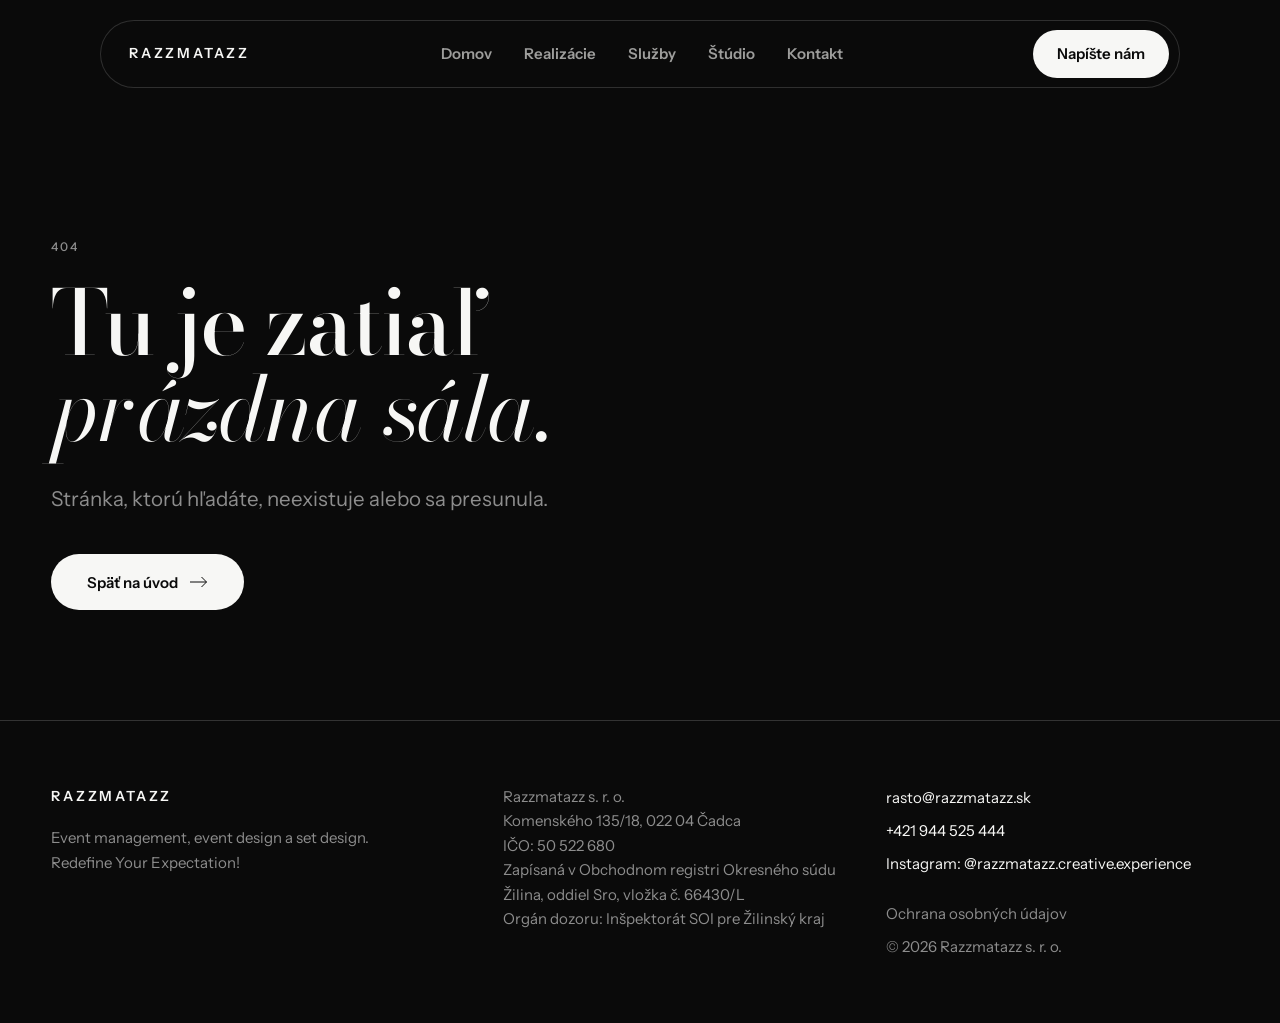
<file: index.html>
<!DOCTYPE html><html lang="sk"><head><meta charSet="utf-8"/><meta name="viewport" content="width=device-width, initial-scale=1"/><link rel="preload" as="image" href="/assets/hero-DDqFo409.jpg"/><link rel="stylesheet" href="https://fonts.googleapis.com/css2?family=Bodoni+Moda:ital,opsz,wght@0,6..96,400..900;1,6..96,400..700&amp;family=Instrument+Sans:ital,wght@0,400;0,500;0,600;0,700;1,400&amp;display=swap" data-precedence="default"/><link rel="stylesheet" href="/assets/styles-BNl98dBx.css" data-precedence="default"/><title>Event design a set design pre firemné akcie | Razzmatazz</title><meta name="author" content="Razzmatazz s. r. o."/><meta name="theme-color" content="#0B0B0B"/><meta name="description" content="Kreatívna eventová agentúra zo Slovenska. Event management, event design a set design — event za hranicami vašich očakávaní."/><meta property="og:title" content="Event design a set design pre firemné akcie | Razzmatazz"/><meta property="og:description" content="Kreatívna eventová agentúra zo Slovenska. Event management, event design a set design — event za hranicami vašich očakávaní."/><meta property="og:type" content="website"/><meta property="og:locale" content="sk_SK"/><meta name="twitter:card" content="summary_large_image"/><meta name="twitter:title" content="Event design a set design pre firemné akcie | Razzmatazz"/><meta name="twitter:description" content="Kreatívna eventová agentúra zo Slovenska. Event management, event design a set design — event za hranicami vašich očakávaní."/><link rel="modulepreload" href="/assets/index-CnPv692Z.js"/><link rel="modulepreload" href="/assets/routes-CoihsdMj.js"/><link rel="modulepreload" href="/assets/PredPocas-CLGnt-IR.js"/><link rel="modulepreload" href="/assets/Bloky-DOkfO4Uz.js"/><link rel="modulepreload" href="/assets/Realizacie-D28rpIvl.js"/><link rel="modulepreload" href="/assets/hero-Dybx1FGz.js"/><link rel="modulepreload" href="/assets/proces-D98B1J1I.js"/><link rel="modulepreload" href="/assets/material-OJLL8S3W.js"/><link rel="preconnect" href="https://fonts.googleapis.com"/><link rel="preconnect" href="https://fonts.gstatic.com" crossorigin="anonymous"/><link rel="icon" href="/favicon.png" type="image/png"/><meta name="robots" content="noindex, nofollow"/><script>document.documentElement.classList.add('js')</script><script type="application/ld+json">{"@context":"https://schema.org","@type":["Organization","LocalBusiness"],"name":"Razzmatazz s. r. o.","alternateName":"Razzmatazz","description":"Event management, event design, set design, event consulting, creative direction a art direction.","email":"rasto@razzmatazz.sk","telephone":"+421 944 525 444","taxID":"50522680","identifier":{"@type":"PropertyValue","propertyID":"IČO","value":"50522680"},"address":{"@type":"PostalAddress","streetAddress":"Komenského 135/18","postalCode":"022 04","addressLocality":"Čadca","addressCountry":"SK"},"areaServed":"SK","sameAs":["https://www.instagram.com/razzmatazz.creative.experience/"]}</script><meta property="og:image" content="https://pub-bb2e103a32db4e198524a2e9ed8f35b4.r2.dev/lovp_4445d8306g9dy97za3yn4q06e6/0a4ba67125b21154595e0799a10b94bb_1791329602208.png"><meta name="twitter:image" content="https://pub-bb2e103a32db4e198524a2e9ed8f35b4.r2.dev/lovp_4445d8306g9dy97za3yn4q06e6/0a4ba67125b21154595e0799a10b94bb_1791329602208.png"></head><body><a href="#obsah" class="sr-only focus:not-sr-only focus:fixed focus:left-4 focus:top-4 focus:z-[60] btn btn-primarne">Preskočiť na obsah</a><nav class="menu-pilulka  " aria-label="Hlavné menu"><a class="menu-logo active" href="/" data-status="active" aria-current="page">RAZZMATAZZ</a><div class="hidden items-center gap-8 md:flex"><a class="menu-odkaz active" href="/" data-status="active" aria-current="page">Domov</a><a class="menu-odkaz" href="/realizacie">Realizácie</a><a class="menu-odkaz" href="/sluzby">Služby</a><a class="menu-odkaz" href="/studio">Štúdio</a><a class="menu-odkaz" href="/kontakt">Kontakt</a></div><div class="flex items-center gap-2"><button type="button" class="menu-odkaz min-h-12 px-3 md:hidden" aria-expanded="false">Menu</button><a class="btn btn-primarne" href="/napiste-nam">Napíšte nám</a></div></nav><main id="obsah"><!--$--><section class="relative flex min-h-screen flex-col justify-end overflow-hidden"><img src="/assets/hero-DDqFo409.jpg" alt="Prázdna sála pred akciou, jedno svetlo zhora dopadá na betónovú podlahu" width="1920" height="1088" class="absolute inset-0 h-full w-full object-cover"/><div class="absolute inset-0 bg-cierna/45"></div><div class="obal relative pb-28 pt-40 md:pb-14"><p data-anim="blok" class="t-label" style="--d:0">Event management · Event design · Set design</p><h1 class="pismena t-h1 mt-6 max-w-[13ch]" data-anim="nadpis" aria-label="Event za hranicami vašich očakávaní."><span><span class="slovo" aria-hidden="true"><span class="p" style="--i:0">E</span><span class="p" style="--i:1">v</span><span class="p" style="--i:2">e</span><span class="p" style="--i:3">n</span><span class="p" style="--i:4">t</span></span> <span class="slovo" aria-hidden="true"><span class="p" style="--i:5">z</span><span class="p" style="--i:6">a</span></span> <span class="slovo" aria-hidden="true"><span class="p" style="--i:7">h</span><span class="p" style="--i:8">r</span><span class="p" style="--i:9">a</span><span class="p" style="--i:10">n</span><span class="p" style="--i:11">i</span><span class="p" style="--i:12">c</span><span class="p" style="--i:13">a</span><span class="p" style="--i:14">m</span><span class="p" style="--i:15">i</span></span> </span><em><span class="slovo" aria-hidden="true"><span class="p" style="--i:16">v</span><span class="p" style="--i:17">a</span><span class="p" style="--i:18">š</span><span class="p" style="--i:19">i</span><span class="p" style="--i:20">c</span><span class="p" style="--i:21">h</span></span> <span class="slovo" aria-hidden="true"><span class="p" style="--i:22">o</span><span class="p" style="--i:23">č</span><span class="p" style="--i:24">a</span><span class="p" style="--i:25">k</span><span class="p" style="--i:26">á</span><span class="p" style="--i:27">v</span><span class="p" style="--i:28">a</span><span class="p" style="--i:29">n</span><span class="p" style="--i:30">í</span><span class="p" style="--i:31">.</span></span></em></h1><div class="mt-10 grid gap-8 md:grid-cols-[1fr_auto] md:items-end"><p data-anim="blok" class="t-perex text-biela/80" style="--d:2">Navrhujeme a realizujeme akcie, ktoré si ľudia pamätajú aj o rok neskôr. Od prvej myšlienky po poslednú kulisu.</p><div data-anim="blok" class="flex flex-wrap gap-3" style="--d:3"><a class="btn btn-primarne" href="/realizacie">Pozrieť realizácie <svg class="sipka " width="18" height="12" viewBox="0 0 18 12" fill="none" aria-hidden="true"><path d="M0 6h16.5M11.5 1l5 5-5 5" stroke="currentColor" stroke-width="1"></path></svg></a><a class="btn btn-sekundarne" href="/napiste-nam">Napíšte nám</a></div></div><p class="t-caption mt-10 md:text-right">Ilustračná vizualizácia.</p></div></section><section aria-label="Pred a počas akcie" class="pt-[clamp(80px,9vh,120px)]"><div class="obal mb-10 flex flex-wrap items-end justify-between gap-6"><h2 class="pismena t-h2" data-anim="nadpis" aria-label="Ten istý priestor. Dvakrát."><span><span class="slovo" aria-hidden="true"><span class="p" style="--i:0">T</span><span class="p" style="--i:1">e</span><span class="p" style="--i:2">n</span></span> <span class="slovo" aria-hidden="true"><span class="p" style="--i:3">i</span><span class="p" style="--i:4">s</span><span class="p" style="--i:5">t</span><span class="p" style="--i:6">ý</span></span> <span class="slovo" aria-hidden="true"><span class="p" style="--i:7">p</span><span class="p" style="--i:8">r</span><span class="p" style="--i:9">i</span><span class="p" style="--i:10">e</span><span class="p" style="--i:11">s</span><span class="p" style="--i:12">t</span><span class="p" style="--i:13">o</span><span class="p" style="--i:14">r</span><span class="p" style="--i:15">.</span></span> </span><em><span class="slovo" aria-hidden="true"><span class="p" style="--i:16">D</span><span class="p" style="--i:17">v</span><span class="p" style="--i:18">a</span><span class="p" style="--i:19">k</span><span class="p" style="--i:20">r</span><span class="p" style="--i:21">á</span><span class="p" style="--i:22">t</span><span class="p" style="--i:23">.</span></span></em></h2><p data-anim="blok" class="t-caption max-w-[32ch]" style="--d:0">Potiahnite deliacu čiaru. Alebo použite šípky na klávesnici.</p></div><figure class="m-0 h-[78vh] min-h-[420px]"><div class="pp h-full w-full" role="slider" tabindex="0" aria-label="Porovnanie priestoru pred akciou a počas akcie" aria-valuemin="0" aria-valuemax="100" aria-valuenow="50" aria-valuetext="50 % záberu počas akcie"><img src="/assets/pred-DmhMiKSd.jpg" alt="Prázdna industriálna hala so stĺpmi a veľkými oknami, bez zariadenia" width="1920" height="1088" loading="lazy"/><img src="/assets/pocas-CeJwYSG-.jpg" alt="Tá istá hala pripravená na večernú akciu: nasvietená scéna, dlhé prestreté stoly, závesné svetlá" width="1920" height="1088" loading="lazy" style="clip-path:inset(0 50% 0 0)"/><span class="pp-stitok" style="left:24px;opacity:1;transition:opacity 300ms">Počas</span><span class="pp-stitok" style="right:24px;opacity:1;transition:opacity 300ms">Pred</span><div class="pp-ciara" style="left:50%"></div><div class="pp-uchytka" style="left:50%" aria-hidden="true"><svg width="30" height="14" viewBox="0 0 30 14" fill="none"><path d="M7 1L1 7l6 6M23 1l6 6-6 6" stroke="currentColor" stroke-width="1"></path></svg></div></div><figcaption class="t-caption obal mt-4">Pred / Počas — Ilustračná vizualizácia.</figcaption></figure></section><section class="sekcia"><div class="obal grid items-center gap-12 md:grid-cols-[1fr_1fr] md:gap-20"><div><h2 class="pismena t-h2" data-anim="nadpis" aria-label="Priestor je prvý hosť"><span><span class="slovo" aria-hidden="true"><span class="p" style="--i:0">P</span><span class="p" style="--i:1">r</span><span class="p" style="--i:2">i</span><span class="p" style="--i:3">e</span><span class="p" style="--i:4">s</span><span class="p" style="--i:5">t</span><span class="p" style="--i:6">o</span><span class="p" style="--i:7">r</span></span> <span class="slovo" aria-hidden="true"><span class="p" style="--i:8">j</span><span class="p" style="--i:9">e</span></span> </span><em><span class="slovo" aria-hidden="true"><span class="p" style="--i:10">p</span><span class="p" style="--i:11">r</span><span class="p" style="--i:12">v</span><span class="p" style="--i:13">ý</span></span> <span class="slovo" aria-hidden="true"><span class="p" style="--i:14">h</span><span class="p" style="--i:15">o</span><span class="p" style="--i:16">s</span><span class="p" style="--i:17">ť</span></span></em></h2><div data-anim="blok" class="t-body mt-8 space-y-5" style="--d:1"><p>Väčšina akcií sa plánuje od programu. My začíname od priestoru — lebo ten rozhodne o tom, ako sa v ňom ľudia budú správať skôr, než sa povie prvá veta.</p><p>Preto robíme event design a set design pod jednou strechou. Nápad a jeho realizácia nemajú medzi sebou prekladateľa.</p></div></div><figure class="m-0"><div class="foto aspect-[4/3]" data-anim="foto"><img src="/assets/proces-DEV8Lw84.jpg" alt="Náčrty pôdorysu, maketa a vzorkovník látok na pracovnom stole" width="1600" height="1200" loading="lazy"/></div><figcaption class="t-caption mt-3">Ilustračná vizualizácia.</figcaption></figure></div></section><section class="inverzia vlozena " aria-labelledby="sluzby-nadpis"><div class="obal sekcia"><div class="grid gap-8 md:grid-cols-[1fr_1.4fr] md:items-end"><div><p class="t-label">Služby</p><h2 id="sluzby-nadpis" class="t-h2 mt-5">Sedem disciplín, <em>jeden večer</em></h2></div><p class="t-perex md:justify-self-end">Robíme celú akciu alebo len chýbajúci kus. Nápad a jeho realizácia nemajú medzi sebou prekladateľa.</p></div><ul class="mt-14"><li class="riadok grid gap-3 py-7 md:grid-cols-[1fr_1fr] md:gap-10"><div data-anim="blok" class="" style="--d:0"><h3 class="riadok-nazov font-display text-[clamp(30px,3.2vw,46px)] leading-[1.05]">Event management</h3></div><div data-anim="blok" class="" style="--d:1"><p class="t-body text-[17px]">Príprava a réžia akcie od prvého zadania po odvoz posledného kábla. Rozpočet, dodávatelia, harmonogram, priebeh na mieste.</p></div></li><li class="riadok grid gap-3 py-7 md:grid-cols-[1fr_1fr] md:gap-10"><div data-anim="blok" class="" style="--d:1"><h3 class="riadok-nazov font-display text-[clamp(30px,3.2vw,46px)] leading-[1.05]">Event design</h3></div><div data-anim="blok" class="" style="--d:2"><p class="t-body text-[17px]">Ako bude akcia vyzerať a aký z nej bude pocit. Farby, materiály, svetlo, rytmus večera.</p></div></li><li class="riadok grid gap-3 py-7 md:grid-cols-[1fr_1fr] md:gap-10"><div data-anim="blok" class="" style="--d:2"><h3 class="riadok-nazov font-display text-[clamp(30px,3.2vw,46px)] leading-[1.05]">Set design</h3></div><div data-anim="blok" class="" style="--d:3"><p class="t-body text-[17px]">Scéna, konštrukcie a kulisy. Návrh aj realizácia priestoru, v ktorom sa akcia odohráva.</p></div></li><li class="riadok grid gap-3 py-7 md:grid-cols-[1fr_1fr] md:gap-10"><div data-anim="blok" class="" style="--d:0"><h3 class="riadok-nazov font-display text-[clamp(30px,3.2vw,46px)] leading-[1.05]">Event consulting</h3></div><div data-anim="blok" class="" style="--d:1"><p class="t-body text-[17px]">Keď akciu organizujete sami a potrebujete názor niekoho, kto ich urobil veľa.</p></div></li><li class="riadok grid gap-3 py-7 md:grid-cols-[1fr_1fr] md:gap-10"><div data-anim="blok" class="" style="--d:1"><h3 class="riadok-nazov font-display text-[clamp(30px,3.2vw,46px)] leading-[1.05]">Creative solutions</h3></div><div data-anim="blok" class="" style="--d:2"><p class="t-body text-[17px]">Riešenia na zadania, ktoré nemajú hotovú odpoveď.</p></div></li><li class="riadok grid gap-3 py-7 md:grid-cols-[1fr_1fr] md:gap-10"><div data-anim="blok" class="" style="--d:2"><h3 class="riadok-nazov font-display text-[clamp(30px,3.2vw,46px)] leading-[1.05]">Creative direction</h3></div><div data-anim="blok" class="" style="--d:3"><p class="t-body text-[17px]">Jednotná myšlienka naprieč celou akciou — od pozvánky po poslednú fotku.</p></div></li><li class="riadok grid gap-3 py-7 md:grid-cols-[1fr_1fr] md:gap-10"><div data-anim="blok" class="" style="--d:0"><h3 class="riadok-nazov font-display text-[clamp(30px,3.2vw,46px)] leading-[1.05]">Art direction</h3></div><div data-anim="blok" class="" style="--d:1"><p class="t-body text-[17px]">Vizuálna stránka celku. Aby to všetko vyzeralo ako jedna vec, nie ako sedem dodávateľov.</p></div></li></ul><div class="mt-10"><a class="btn btn-tmave" href="/sluzby">Služby podrobne <svg class="sipka " width="18" height="12" viewBox="0 0 18 12" fill="none" aria-hidden="true"><path d="M0 6h16.5M11.5 1l5 5-5 5" stroke="currentColor" stroke-width="1"></path></svg></a></div></div></section><section class="sekcia overflow-hidden"><div class="obal"><h2 class="pismena t-mega max-w-[10ch]" data-anim="nadpis" aria-label="Redefine Your Expectation!"><span><span class="slovo" aria-hidden="true"><span class="p" style="--i:0">R</span><span class="p" style="--i:1">e</span><span class="p" style="--i:2">d</span><span class="p" style="--i:3">e</span><span class="p" style="--i:4">f</span><span class="p" style="--i:5">i</span><span class="p" style="--i:6">n</span><span class="p" style="--i:7">e</span></span> </span><em><span class="slovo" aria-hidden="true"><span class="p" style="--i:8">Y</span><span class="p" style="--i:9">o</span><span class="p" style="--i:10">u</span><span class="p" style="--i:11">r</span></span></em><span> <span class="slovo" aria-hidden="true"><span class="p" style="--i:12">E</span><span class="p" style="--i:13">x</span><span class="p" style="--i:14">p</span><span class="p" style="--i:15">e</span><span class="p" style="--i:16">c</span><span class="p" style="--i:17">t</span><span class="p" style="--i:18">a</span><span class="p" style="--i:19">t</span><span class="p" style="--i:20">i</span><span class="p" style="--i:21">o</span><span class="p" style="--i:22">n</span><span class="p" style="--i:23">!</span></span></span></h2></div></section><section class="sekcia"><div class="obal grid items-end gap-12 md:grid-cols-[1.1fr_1fr]"><div><p data-anim="blok" class="t-label" style="--d:0">Realizácie</p><h2 class="pismena t-h2 mt-5" data-anim="nadpis" aria-label="Portfólio pripravujeme"><span><span class="slovo" aria-hidden="true"><span class="p" style="--i:0">P</span><span class="p" style="--i:1">o</span><span class="p" style="--i:2">r</span><span class="p" style="--i:3">t</span><span class="p" style="--i:4">f</span><span class="p" style="--i:5">ó</span><span class="p" style="--i:6">l</span><span class="p" style="--i:7">i</span><span class="p" style="--i:8">o</span></span> </span><em><span class="slovo" aria-hidden="true"><span class="p" style="--i:9">p</span><span class="p" style="--i:10">r</span><span class="p" style="--i:11">i</span><span class="p" style="--i:12">p</span><span class="p" style="--i:13">r</span><span class="p" style="--i:14">a</span><span class="p" style="--i:15">v</span><span class="p" style="--i:16">u</span><span class="p" style="--i:17">j</span><span class="p" style="--i:18">e</span><span class="p" style="--i:19">m</span><span class="p" style="--i:20">e</span></span></em></h2><div data-anim="blok" class="t-body mt-8 space-y-5" style="--d:1"><p>Fotografie z našich akcií dopĺňame po dohode s klientmi — pri firemných podujatiach to nie je samozrejmosť.</p><p>Ak chcete vidieť konkrétne realizácie, napíšte nám a pošleme vám ukážky súkromne.</p></div><div data-anim="blok" class="mt-10" style="--d:2"><a class="btn btn-primarne" href="/napiste-nam">Napíšte nám <svg class="sipka " width="18" height="12" viewBox="0 0 18 12" fill="none" aria-hidden="true"><path d="M0 6h16.5M11.5 1l5 5-5 5" stroke="currentColor" stroke-width="1"></path></svg></a></div></div><div class="grid grid-cols-2 gap-4"><figure class="m-0"><div class="foto aspect-[4/5]" data-anim="foto"><img src="/assets/set-DxnShhcm.jpg" alt="Rozostavaná drevená scénická konštrukcia pred textilným pozadím" width="1280" height="1600" loading="lazy"/></div><figcaption class="t-caption mt-3">Ilustračná vizualizácia.</figcaption></figure><div class="mt-16"><figure class="m-0"><div class="foto aspect-[4/5]" data-anim="foto"><img src="/assets/stol-Cg-yobns.jpg" alt="Nasvietený stôl s prestretím a sviečkami v tme" width="1280" height="1600" loading="lazy"/></div><figcaption class="t-caption mt-3">Ilustračná vizualizácia.</figcaption></figure></div></div></div></section><section class="sekcia bg-uhol"><div class="obal grid items-center gap-12 md:grid-cols-[1fr_1fr] md:gap-20"><figure class="m-0"><div class="foto aspect-[4/3]" data-anim="foto"><img src="/assets/material-aYhp_hlt.jpg" alt="Detail materiálov: brúsený kov, zamat a surové drevo" width="1600" height="1200" loading="lazy"/></div><figcaption class="t-caption mt-3">Ilustračná vizualizácia.</figcaption></figure><div><p class="t-label">Štúdio</p><h2 class="pismena t-h2 mt-5" data-anim="nadpis" aria-label="Razzmatazz"><span><span class="slovo" aria-hidden="true"><span class="p" style="--i:0">R</span><span class="p" style="--i:1">a</span><span class="p" style="--i:2">z</span><span class="p" style="--i:3">z</span><span class="p" style="--i:4">m</span><span class="p" style="--i:5">a</span><span class="p" style="--i:6">t</span><span class="p" style="--i:7">a</span><span class="p" style="--i:8">z</span><span class="p" style="--i:9">z</span></span></span></h2><div data-anim="blok" class="t-body mt-8 space-y-5" style="--d:1"><p>Štúdio vedie Mgr. art. Rastislav Matys.</p><p>Pracujeme s tým, čo si hosť nevšimne vedome, ale cíti to celý večer — svetlo, materiál, mierka, rytmus. Každá akcia začína návštevou priestoru.</p></div><div data-anim="blok" class="mt-10" style="--d:2"><a class="btn btn-sekundarne" href="/studio">O štúdiu <svg class="sipka " width="18" height="12" viewBox="0 0 18 12" fill="none" aria-hidden="true"><path d="M0 6h16.5M11.5 1l5 5-5 5" stroke="currentColor" stroke-width="1"></path></svg></a></div></div></div></section><section class="sekcia"><div class="obal"><div class="karta grid gap-10 p-8 md:grid-cols-[1.4fr_1fr] md:items-end md:p-14"><div><h2 class="pismena t-h2 max-w-[16ch]" data-anim="nadpis" aria-label="Povedzte nám, čo chystáte"><span><span class="slovo" aria-hidden="true"><span class="p" style="--i:0">P</span><span class="p" style="--i:1">o</span><span class="p" style="--i:2">v</span><span class="p" style="--i:3">e</span><span class="p" style="--i:4">d</span><span class="p" style="--i:5">z</span><span class="p" style="--i:6">t</span><span class="p" style="--i:7">e</span></span> <span class="slovo" aria-hidden="true"><span class="p" style="--i:8">n</span><span class="p" style="--i:9">á</span><span class="p" style="--i:10">m</span><span class="p" style="--i:11">,</span></span> </span><em><span class="slovo" aria-hidden="true"><span class="p" style="--i:12">č</span><span class="p" style="--i:13">o</span></span> <span class="slovo" aria-hidden="true"><span class="p" style="--i:14">c</span><span class="p" style="--i:15">h</span><span class="p" style="--i:16">y</span><span class="p" style="--i:17">s</span><span class="p" style="--i:18">t</span><span class="p" style="--i:19">á</span><span class="p" style="--i:20">t</span><span class="p" style="--i:21">e</span></span></em></h2><p data-anim="blok" class="t-perex mt-6" style="--d:1">Stačí pár viet. Typ akcie, približný termín a miesto. Zvyšok doladíme spolu.</p></div><div data-anim="blok" class="flex flex-col gap-4 md:items-end" style="--d:2"><a class="btn btn-primarne" href="/napiste-nam">Napíšte nám <svg class="sipka " width="18" height="12" viewBox="0 0 18 12" fill="none" aria-hidden="true"><path d="M0 6h16.5M11.5 1l5 5-5 5" stroke="currentColor" stroke-width="1"></path></svg></a><a href="tel:+421944525444" class="odkaz t-caption">+421 944 525 444</a><a href="mailto:rasto@razzmatazz.sk" class="odkaz t-caption">rasto@razzmatazz.sk</a></div></div></div></section><script>(function(a,f){let l;try{l=JSON.parse(sessionStorage.getItem(a)||"{}")}catch{return}const n=l?.[f||history.state?.__TSR_key];let c=!1;for(const t in n){const e=n[t],o=e?.scrollX,s=e?.scrollY;if(Number.isFinite(o)&&Number.isFinite(s)){if(t==="window")scrollTo(o,s),c=!0;else if(t)try{const r=document.querySelector(t);r&&(r.scrollLeft=o,r.scrollTop=s)}catch{}}}if(c)return;const i=location.hash.slice(1);if(i){const t=history.state?.__hashScrollIntoViewOptions??!0;if(t){const e=document.getElementById(i);e&&e.scrollIntoView(t)}return}scrollTo(0,0)})("tsr-scroll-restoration-v1_3");document.currentScript.remove()</script><!--/$--></main><footer class="border-t border-linka pb-32 pt-16 md:pb-16"><div class="obal grid gap-10 md:grid-cols-[1.2fr_1fr_1fr]"><div><p class="menu-logo">RAZZMATAZZ</p><p class="t-caption mt-4 max-w-[34ch]">Event management, event design a set design. Redefine Your Expectation!</p></div><address class="t-caption not-italic leading-relaxed">Razzmatazz s. r. o.<br/>Komenského 135/18, 022 04 Čadca<br/>IČO: <!-- -->50 522 680<br/>Zapísaná v Obchodnom registri Okresného súdu Žilina, oddiel Sro, vložka č. 66430/L<br/>Orgán dozoru: <!-- -->Inšpektorát SOI pre Žilinský kraj</address><div class="flex flex-col gap-2 text-[15px]"><a class="odkaz self-start" href="mailto:rasto@razzmatazz.sk">rasto@razzmatazz.sk</a><a class="odkaz self-start" href="tel:+421944525444">+421 944 525 444</a><a class="odkaz self-start" href="https://www.instagram.com/razzmatazz.creative.experience/" target="_blank" rel="noreferrer">Instagram: @<!-- -->razzmatazz.creative.experience</a><a class="odkaz t-caption mt-4 self-start" href="/ochrana-osobnych-udajov">Ochrana osobných údajov</a><p class="t-caption">© <!-- -->2026<!-- --> <!-- -->Razzmatazz s. r. o.</p></div></div></footer><script data-tsr-stream-part="">(self.$R=self.$R||{})["tsr"]=[];self.$_TSR={h(){this.hydrated=!0,this.c()},e(){this.streamEnded=!0,this.c()},c(){this.hydrated&&this.streamEnded&&(delete self.$_TSR,delete self.$R.tsr)},p(e){this.initialized?e():this.buffer.push(e)},buffer:[]};$_TSR.router=($R=>$R[0]={manifest:$R[1]={routes:$R[2]={__root__:$R[3]={preloads:$R[4]=["/assets/index-CnPv692Z.js"],scripts:$R[5]=[$R[6]={attrs:$R[7]={type:"module",async:!0,src:"/assets/index-CnPv692Z.js"}}]},"/":$R[8]={preloads:$R[9]=["/assets/routes-CoihsdMj.js","/assets/PredPocas-CLGnt-IR.js","/assets/Bloky-DOkfO4Uz.js","/assets/Realizacie-D28rpIvl.js","/assets/hero-Dybx1FGz.js","/assets/proces-D98B1J1I.js","/assets/material-OJLL8S3W.js"]}}},matches:$R[10]=[$R[11]={i:"__root__ ",u:1791331479622,s:"success",ssr:!0},$R[12]={i:"  ",u:1791331479622,s:"success",ssr:!0}]})($R["tsr"]);$_TSR.e();{let s=document.currentScript,p;while((p=s.previousElementSibling)&&p.hasAttribute('data-tsr-stream-part'))p.remove();s.remove()}</script><script type="module" async="" src="/assets/index-CnPv692Z.js"></script><script>document.currentScript.remove();/*$tsr-stream-boundary*/</script></body></html>
</file>
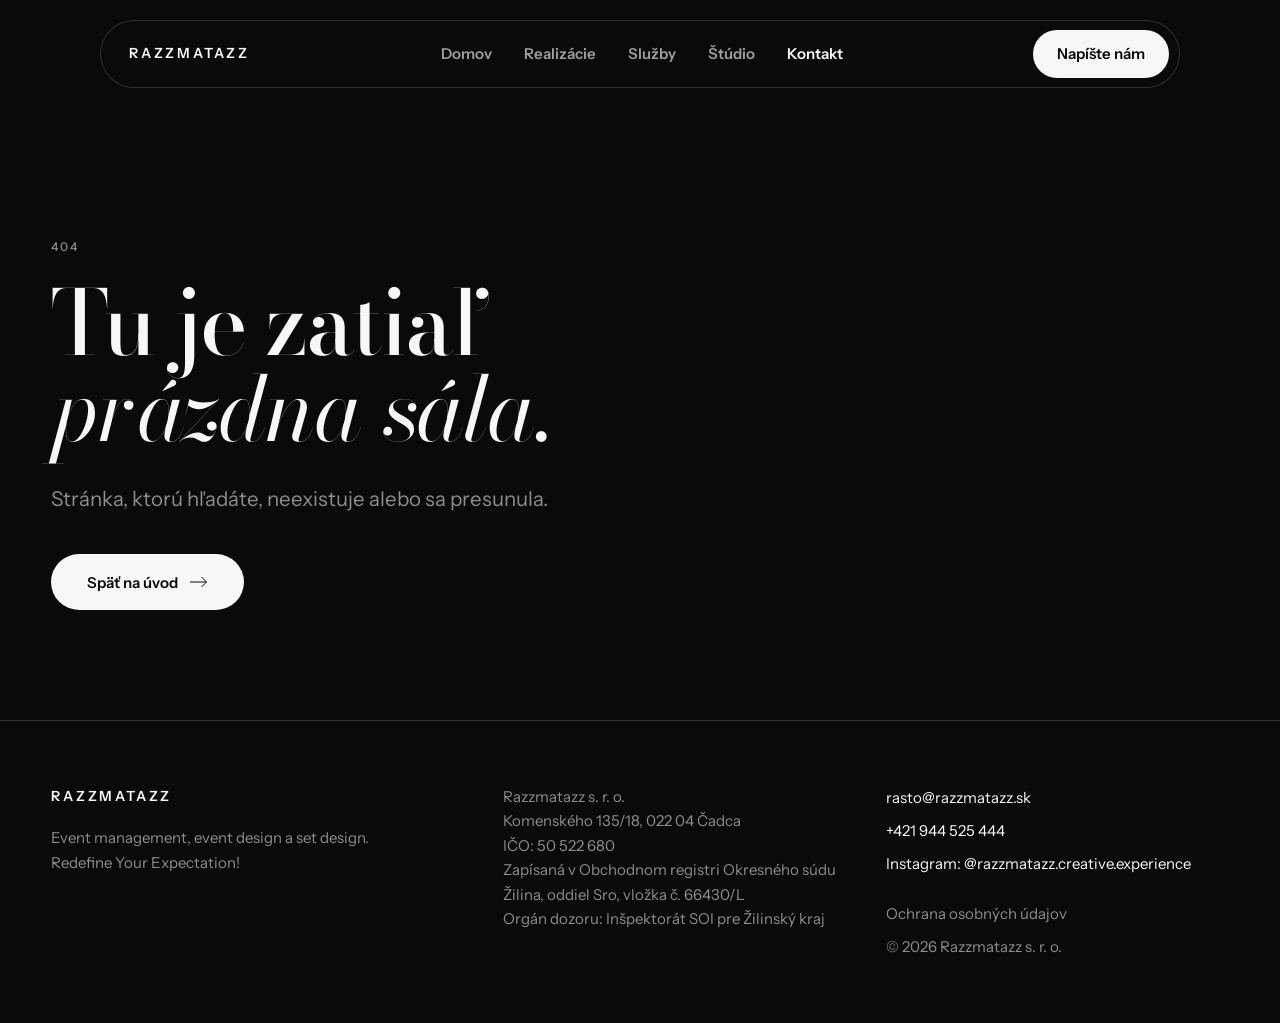
<file: kontakt/index.html>
<!DOCTYPE html><html lang="sk"><head><meta charSet="utf-8"/><meta name="viewport" content="width=device-width, initial-scale=1"/><link rel="preload" as="image" href="/assets/hero-DDqFo409.jpg"/><link rel="stylesheet" href="https://fonts.googleapis.com/css2?family=Bodoni+Moda:ital,opsz,wght@0,6..96,400..900;1,6..96,400..700&amp;family=Instrument+Sans:ital,wght@0,400;0,500;0,600;0,700;1,400&amp;display=swap" data-precedence="default"/><link rel="stylesheet" href="/assets/styles-BNl98dBx.css" data-precedence="default"/><title>Kontakt — kreatívna eventová agentúra | Razzmatazz</title><meta name="author" content="Razzmatazz s. r. o."/><meta name="theme-color" content="#0B0B0B"/><meta name="description" content="Razzmatazz s. r. o., Čadca. E-mail, telefón a Instagram. Event design a organizácia firemných akcií po celom Slovensku."/><meta property="og:title" content="Kontakt — kreatívna eventová agentúra | Razzmatazz"/><meta property="og:description" content="Razzmatazz s. r. o., Čadca. E-mail, telefón a Instagram. Event design a organizácia firemných akcií po celom Slovensku."/><meta property="og:type" content="website"/><meta property="og:locale" content="sk_SK"/><meta name="twitter:card" content="summary_large_image"/><meta name="twitter:title" content="Kontakt — kreatívna eventová agentúra | Razzmatazz"/><meta name="twitter:description" content="Razzmatazz s. r. o., Čadca. E-mail, telefón a Instagram. Event design a organizácia firemných akcií po celom Slovensku."/><link rel="modulepreload" href="/assets/index-CnPv692Z.js"/><link rel="modulepreload" href="/assets/kontakt-DeCb3A1z.js"/><link rel="modulepreload" href="/assets/Bloky-DOkfO4Uz.js"/><link rel="modulepreload" href="/assets/hero-Dybx1FGz.js"/><link rel="modulepreload" href="/assets/material-OJLL8S3W.js"/><link rel="preconnect" href="https://fonts.googleapis.com"/><link rel="preconnect" href="https://fonts.gstatic.com" crossorigin="anonymous"/><link rel="icon" href="/favicon.png" type="image/png"/><meta name="robots" content="noindex, nofollow"/><script>document.documentElement.classList.add('js')</script><script type="application/ld+json">{"@context":"https://schema.org","@type":["Organization","LocalBusiness"],"name":"Razzmatazz s. r. o.","alternateName":"Razzmatazz","description":"Event management, event design, set design, event consulting, creative direction a art direction.","email":"rasto@razzmatazz.sk","telephone":"+421 944 525 444","taxID":"50522680","identifier":{"@type":"PropertyValue","propertyID":"IČO","value":"50522680"},"address":{"@type":"PostalAddress","streetAddress":"Komenského 135/18","postalCode":"022 04","addressLocality":"Čadca","addressCountry":"SK"},"areaServed":"SK","sameAs":["https://www.instagram.com/razzmatazz.creative.experience/"]}</script><meta property="og:image" content="https://pub-bb2e103a32db4e198524a2e9ed8f35b4.r2.dev/lovp_4445d8306g9dy97za3yn4q06e6/0a4ba67125b21154595e0799a10b94bb_1791329602208.png"><meta name="twitter:image" content="https://pub-bb2e103a32db4e198524a2e9ed8f35b4.r2.dev/lovp_4445d8306g9dy97za3yn4q06e6/0a4ba67125b21154595e0799a10b94bb_1791329602208.png"></head><body><a href="#obsah" class="sr-only focus:not-sr-only focus:fixed focus:left-4 focus:top-4 focus:z-[60] btn btn-primarne">Preskočiť na obsah</a><nav class="menu-pilulka  " aria-label="Hlavné menu"><a class="menu-logo" href="/">RAZZMATAZZ</a><div class="hidden items-center gap-8 md:flex"><a class="menu-odkaz" href="/">Domov</a><a class="menu-odkaz" href="/realizacie">Realizácie</a><a class="menu-odkaz" href="/sluzby">Služby</a><a class="menu-odkaz" href="/studio">Štúdio</a><a class="menu-odkaz active" href="/kontakt" data-status="active" aria-current="page">Kontakt</a></div><div class="flex items-center gap-2"><button type="button" class="menu-odkaz min-h-12 px-3 md:hidden" aria-expanded="false">Menu</button><a class="btn btn-primarne" href="/napiste-nam">Napíšte nám</a></div></nav><main id="obsah"><!--$--><section class="pt-36 md:pt-44"><div class="obal"><p data-anim="blok" class="t-label" style="--d:0">Kontakt</p><h1 class="pismena t-h1 mt-6 max-w-[14ch]" data-anim="nadpis" aria-label="Zavolajte. Alebo napíšte."><span><span class="slovo" aria-hidden="true"><span class="p" style="--i:0">Z</span><span class="p" style="--i:1">a</span><span class="p" style="--i:2">v</span><span class="p" style="--i:3">o</span><span class="p" style="--i:4">l</span><span class="p" style="--i:5">a</span><span class="p" style="--i:6">j</span><span class="p" style="--i:7">t</span><span class="p" style="--i:8">e</span><span class="p" style="--i:9">.</span></span> </span><em><span class="slovo" aria-hidden="true"><span class="p" style="--i:10">A</span><span class="p" style="--i:11">l</span><span class="p" style="--i:12">e</span><span class="p" style="--i:13">b</span><span class="p" style="--i:14">o</span></span> <span class="slovo" aria-hidden="true"><span class="p" style="--i:15">n</span><span class="p" style="--i:16">a</span><span class="p" style="--i:17">p</span><span class="p" style="--i:18">í</span><span class="p" style="--i:19">š</span><span class="p" style="--i:20">t</span><span class="p" style="--i:21">e</span><span class="p" style="--i:22">.</span></span></em></h1><p data-anim="blok" class="t-perex mt-8" style="--d:2">Pracujeme po celom Slovensku. Povedzte nám, kde sa akcia koná.</p></div><div class="obal mt-14"><figure class="m-0"><div class="foto aspect-[16/9] md:aspect-[21/9]" data-anim="foto"><img src="/assets/hero-DDqFo409.jpg" alt="Prázdna sála s jedným svetlom zhora" width="1920" height="1088" loading="eager"/></div><figcaption class="t-caption mt-3">Ilustračná vizualizácia.</figcaption></figure></div></section><section class="sekcia"><div class="obal grid gap-12 md:grid-cols-[1.2fr_1fr] md:items-start"><div class="space-y-4"><div data-anim="blok" class="" style="--d:0"><a href="mailto:rasto@razzmatazz.sk" class="t-h2 odkaz break-all">rasto@razzmatazz.sk</a></div><div data-anim="blok" class="" style="--d:1"><a href="tel:+421944525444" class="t-h2 odkaz">+421 944 525 444</a></div><div data-anim="blok" class="pt-6" style="--d:2"><a href="https://www.instagram.com/razzmatazz.creative.experience/" target="_blank" rel="noreferrer" class="btn btn-sekundarne">Instagram <svg class="sipka " width="18" height="12" viewBox="0 0 18 12" fill="none" aria-hidden="true"><path d="M0 6h16.5M11.5 1l5 5-5 5" stroke="currentColor" stroke-width="1"></path></svg></a></div></div><div data-anim="blok" class="karta p-8" style="--d:1"><p class="t-label">Fakturačné údaje</p><p class="mt-4">Razzmatazz s. r. o.<br/>Komenského 135/18, 022 04 Čadca<br/>IČO: <!-- -->50 522 680</p><p class="t-caption mt-4">Zapísaná v Obchodnom registri Okresného súdu Žilina, oddiel Sro, vložka č. 66430/L</p></div></div></section><section class="sekcia bg-uhol"><div class="obal grid gap-12 md:grid-cols-[1fr_1fr] md:items-center"><div><h2 class="pismena t-h2" data-anim="nadpis" aria-label="Máte už predstavu?"><span><span class="slovo" aria-hidden="true"><span class="p" style="--i:0">M</span><span class="p" style="--i:1">á</span><span class="p" style="--i:2">t</span><span class="p" style="--i:3">e</span></span> <span class="slovo" aria-hidden="true"><span class="p" style="--i:4">u</span><span class="p" style="--i:5">ž</span></span> </span><em><span class="slovo" aria-hidden="true"><span class="p" style="--i:6">p</span><span class="p" style="--i:7">r</span><span class="p" style="--i:8">e</span><span class="p" style="--i:9">d</span><span class="p" style="--i:10">s</span><span class="p" style="--i:11">t</span><span class="p" style="--i:12">a</span><span class="p" style="--i:13">v</span><span class="p" style="--i:14">u</span><span class="p" style="--i:15">?</span></span></em></h2><p data-anim="blok" class="t-body mt-6" style="--d:1">Krátky dopyt vám zaberie dve minúty. Rozpočet zatiaľ nechceme.</p><div data-anim="blok" class="mt-8" style="--d:2"><a class="btn btn-primarne" href="/napiste-nam">Napíšte nám <svg class="sipka " width="18" height="12" viewBox="0 0 18 12" fill="none" aria-hidden="true"><path d="M0 6h16.5M11.5 1l5 5-5 5" stroke="currentColor" stroke-width="1"></path></svg></a></div></div><figure class="m-0"><div class="foto aspect-[16/10]" data-anim="foto"><img src="/assets/material-aYhp_hlt.jpg" alt="Detail materiálov" width="1600" height="1200" loading="lazy"/></div><figcaption class="t-caption mt-3">Ilustračná vizualizácia.</figcaption></figure></div></section><section class="sekcia"><div class="obal grid gap-12 md:grid-cols-[1fr_1.5fr]"><div><p class="t-label">Časté otázky</p><h2 class="pismena t-h2 mt-5" data-anim="nadpis" aria-label="Skôr, než napíšete"><span><span class="slovo" aria-hidden="true"><span class="p" style="--i:0">S</span><span class="p" style="--i:1">k</span><span class="p" style="--i:2">ô</span><span class="p" style="--i:3">r</span><span class="p" style="--i:4">,</span></span> <span class="slovo" aria-hidden="true"><span class="p" style="--i:5">n</span><span class="p" style="--i:6">e</span><span class="p" style="--i:7">ž</span></span> </span><em><span class="slovo" aria-hidden="true"><span class="p" style="--i:8">n</span><span class="p" style="--i:9">a</span><span class="p" style="--i:10">p</span><span class="p" style="--i:11">í</span><span class="p" style="--i:12">š</span><span class="p" style="--i:13">e</span><span class="p" style="--i:14">t</span><span class="p" style="--i:15">e</span></span></em></h2></div><div><details class="otazka border-t border-linka py-6 last:border-b"><summary class="t-h3 flex items-center justify-between gap-6">Robíte aj menšie akcie?<svg class="plus shrink-0" width="20" height="20" viewBox="0 0 20 20" fill="none" aria-hidden="true"><path d="M10 1v18M1 10h18" stroke="currentColor" stroke-width="1"></path></svg></summary><p class="t-body mt-4 text-seda">Áno. Rozsah nie je podmienka — podmienka je, aby malo zmysel riešiť ju dizajnovo. Pri niektorých akciách vám povieme, že si vystačíte s dobrým dodávateľom techniky.</p></details><details class="otazka border-t border-linka py-6 last:border-b"><summary class="t-h3 flex items-center justify-between gap-6">Zabezpečíte celú akciu, alebo len dizajn?<svg class="plus shrink-0" width="20" height="20" viewBox="0 0 20 20" fill="none" aria-hidden="true"><path d="M10 1v18M1 10h18" stroke="currentColor" stroke-width="1"></path></svg></summary><p class="t-body mt-4 text-seda">Oboje. Niekedy robíme kompletnú réžiu, inokedy len set design pre akciu, ktorú organizuje niekto iný. Povedzte nám, kde ste, a doplníme chýbajúci kus.</p></details><details class="otazka border-t border-linka py-6 last:border-b"><summary class="t-h3 flex items-center justify-between gap-6">Ako rýchlo potrebujete vedieť termín?<svg class="plus shrink-0" width="20" height="20" viewBox="0 0 20 20" fill="none" aria-hidden="true"><path d="M10 1v18M1 10h18" stroke="currentColor" stroke-width="1"></path></svg></summary><p class="t-body mt-4 text-seda">Čím skôr, tým viac sa dá urobiť. Ale ozvite sa aj vtedy, keď je to na poslednú chvíľu — povieme vám na rovinu, čo sa v danom čase stihne.</p></details><details class="otazka border-t border-linka py-6 last:border-b"><summary class="t-h3 flex items-center justify-between gap-6">Pracujete po celom Slovensku?<svg class="plus shrink-0" width="20" height="20" viewBox="0 0 20 20" fill="none" aria-hidden="true"><path d="M10 1v18M1 10h18" stroke="currentColor" stroke-width="1"></path></svg></summary><p class="t-body mt-4 text-seda">Áno. Napíšte nám, kde sa akcia koná.</p></details><details class="otazka border-t border-linka py-6 last:border-b"><summary class="t-h3 flex items-center justify-between gap-6">Môžeme vidieť vaše realizácie?<svg class="plus shrink-0" width="20" height="20" viewBox="0 0 20 20" fill="none" aria-hidden="true"><path d="M10 1v18M1 10h18" stroke="currentColor" stroke-width="1"></path></svg></summary><p class="t-body mt-4 text-seda">Niektoré akcie sú pod dohodou o mlčanlivosti, preto nie sú verejne na webe. Napíšte nám a ukážky vám pošleme priamo.</p></details></div></div></section><script>(function(a,f){let l;try{l=JSON.parse(sessionStorage.getItem(a)||"{}")}catch{return}const n=l?.[f||history.state?.__TSR_key];let c=!1;for(const t in n){const e=n[t],o=e?.scrollX,s=e?.scrollY;if(Number.isFinite(o)&&Number.isFinite(s)){if(t==="window")scrollTo(o,s),c=!0;else if(t)try{const r=document.querySelector(t);r&&(r.scrollLeft=o,r.scrollTop=s)}catch{}}}if(c)return;const i=location.hash.slice(1);if(i){const t=history.state?.__hashScrollIntoViewOptions??!0;if(t){const e=document.getElementById(i);e&&e.scrollIntoView(t)}return}scrollTo(0,0)})("tsr-scroll-restoration-v1_3");document.currentScript.remove()</script><!--/$--></main><footer class="border-t border-linka pb-32 pt-16 md:pb-16"><div class="obal grid gap-10 md:grid-cols-[1.2fr_1fr_1fr]"><div><p class="menu-logo">RAZZMATAZZ</p><p class="t-caption mt-4 max-w-[34ch]">Event management, event design a set design. Redefine Your Expectation!</p></div><address class="t-caption not-italic leading-relaxed">Razzmatazz s. r. o.<br/>Komenského 135/18, 022 04 Čadca<br/>IČO: <!-- -->50 522 680<br/>Zapísaná v Obchodnom registri Okresného súdu Žilina, oddiel Sro, vložka č. 66430/L<br/>Orgán dozoru: <!-- -->Inšpektorát SOI pre Žilinský kraj</address><div class="flex flex-col gap-2 text-[15px]"><a class="odkaz self-start" href="mailto:rasto@razzmatazz.sk">rasto@razzmatazz.sk</a><a class="odkaz self-start" href="tel:+421944525444">+421 944 525 444</a><a class="odkaz self-start" href="https://www.instagram.com/razzmatazz.creative.experience/" target="_blank" rel="noreferrer">Instagram: @<!-- -->razzmatazz.creative.experience</a><a class="odkaz t-caption mt-4 self-start" href="/ochrana-osobnych-udajov">Ochrana osobných údajov</a><p class="t-caption">© <!-- -->2026<!-- --> <!-- -->Razzmatazz s. r. o.</p></div></div></footer><script data-tsr-stream-part="">(self.$R=self.$R||{})["tsr"]=[];self.$_TSR={h(){this.hydrated=!0,this.c()},e(){this.streamEnded=!0,this.c()},c(){this.hydrated&&this.streamEnded&&(delete self.$_TSR,delete self.$R.tsr)},p(e){this.initialized?e():this.buffer.push(e)},buffer:[]};$_TSR.router=($R=>$R[0]={manifest:$R[1]={routes:$R[2]={__root__:$R[3]={preloads:$R[4]=["/assets/index-CnPv692Z.js"],scripts:$R[5]=[$R[6]={attrs:$R[7]={type:"module",async:!0,src:"/assets/index-CnPv692Z.js"}}]},"/kontakt":$R[8]={preloads:$R[9]=["/assets/kontakt-DeCb3A1z.js","/assets/Bloky-DOkfO4Uz.js","/assets/hero-Dybx1FGz.js","/assets/material-OJLL8S3W.js"]}}},matches:$R[10]=[$R[11]={i:"__root__ ",u:1791331479631,s:"success",ssr:!0},$R[12]={i:" kontakt kontakt",u:1791331479631,s:"success",ssr:!0}]})($R["tsr"]);$_TSR.e();{let s=document.currentScript,p;while((p=s.previousElementSibling)&&p.hasAttribute('data-tsr-stream-part'))p.remove();s.remove()}</script><script type="module" async="" src="/assets/index-CnPv692Z.js"></script><script>document.currentScript.remove();/*$tsr-stream-boundary*/</script></body></html>
</file>
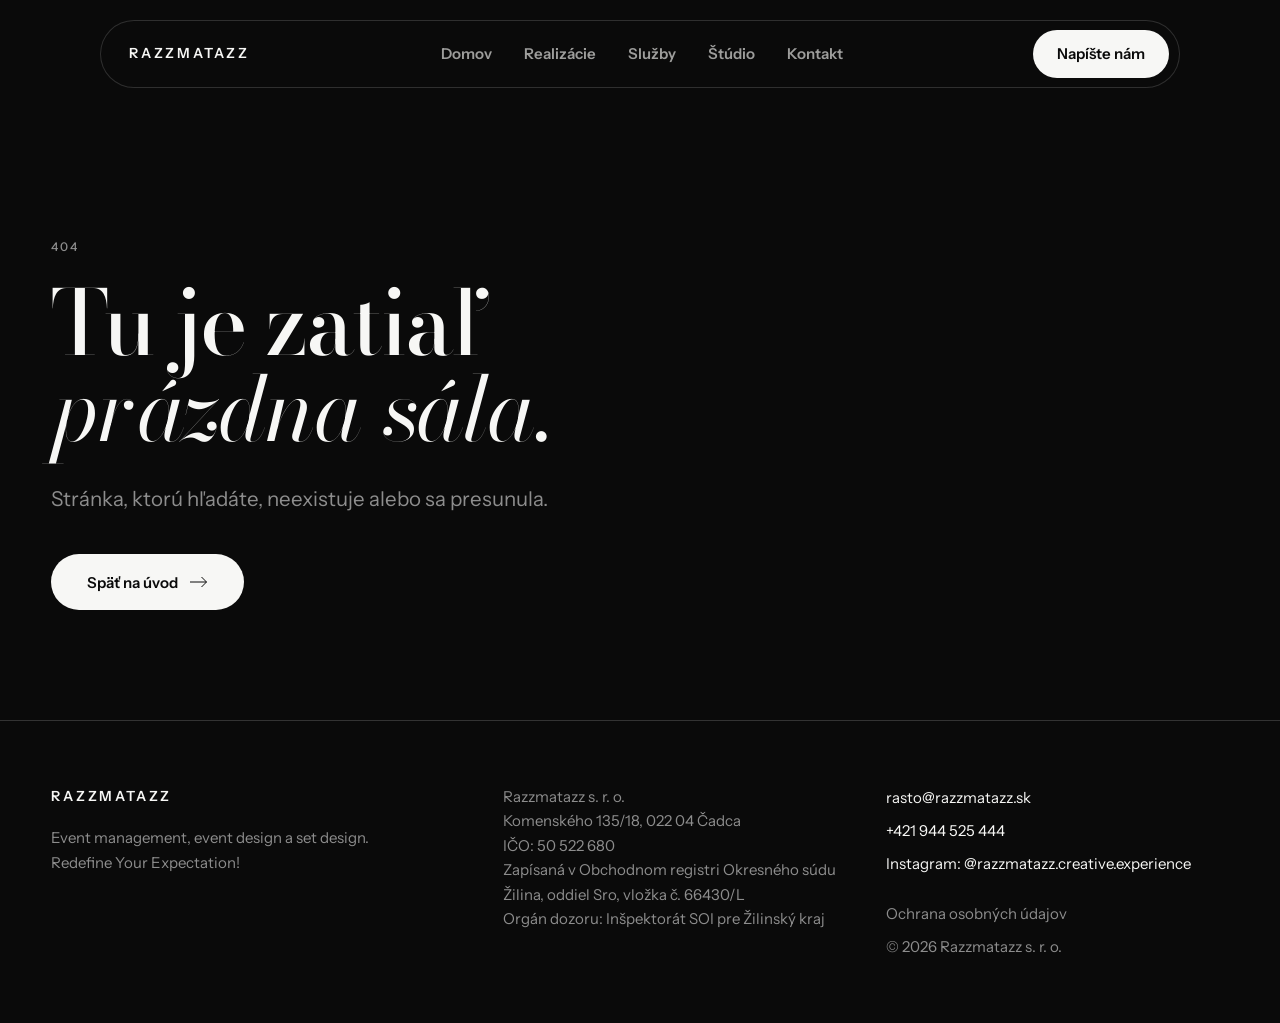
<file: napiste-nam/index.html>
<!DOCTYPE html><html lang="sk"><head><meta charSet="utf-8"/><meta name="viewport" content="width=device-width, initial-scale=1"/><link rel="stylesheet" href="https://fonts.googleapis.com/css2?family=Bodoni+Moda:ital,opsz,wght@0,6..96,400..900;1,6..96,400..700&amp;family=Instrument+Sans:ital,wght@0,400;0,500;0,600;0,700;1,400&amp;display=swap" data-precedence="default"/><link rel="stylesheet" href="/assets/styles-BNl98dBx.css" data-precedence="default"/><title>Napíšte nám — dopyt na event | Razzmatazz</title><meta name="author" content="Razzmatazz s. r. o."/><meta name="theme-color" content="#0B0B0B"/><meta name="description" content="Krátky dopyt na firemnú akciu, konferenciu či otvorenie. Event design a set design po celom Slovensku."/><meta property="og:title" content="Napíšte nám — dopyt na event | Razzmatazz"/><meta property="og:description" content="Krátky dopyt na firemnú akciu, konferenciu či otvorenie. Event design a set design po celom Slovensku."/><meta property="og:type" content="website"/><meta property="og:locale" content="sk_SK"/><meta name="twitter:card" content="summary_large_image"/><meta name="twitter:title" content="Napíšte nám — dopyt na event | Razzmatazz"/><meta name="twitter:description" content="Krátky dopyt na firemnú akciu, konferenciu či otvorenie. Event design a set design po celom Slovensku."/><link rel="modulepreload" href="/assets/index-CnPv692Z.js"/><link rel="modulepreload" href="/assets/napiste-nam-H4UPQvhU.js"/><link rel="modulepreload" href="/assets/Bloky-DOkfO4Uz.js"/><link rel="preconnect" href="https://fonts.googleapis.com"/><link rel="preconnect" href="https://fonts.gstatic.com" crossorigin="anonymous"/><link rel="icon" href="/favicon.png" type="image/png"/><meta name="robots" content="noindex, nofollow"/><script>document.documentElement.classList.add('js')</script><script type="application/ld+json">{"@context":"https://schema.org","@type":["Organization","LocalBusiness"],"name":"Razzmatazz s. r. o.","alternateName":"Razzmatazz","description":"Event management, event design, set design, event consulting, creative direction a art direction.","email":"rasto@razzmatazz.sk","telephone":"+421 944 525 444","taxID":"50522680","identifier":{"@type":"PropertyValue","propertyID":"IČO","value":"50522680"},"address":{"@type":"PostalAddress","streetAddress":"Komenského 135/18","postalCode":"022 04","addressLocality":"Čadca","addressCountry":"SK"},"areaServed":"SK","sameAs":["https://www.instagram.com/razzmatazz.creative.experience/"]}</script><meta property="og:image" content="https://pub-bb2e103a32db4e198524a2e9ed8f35b4.r2.dev/lovp_4445d8306g9dy97za3yn4q06e6/0a4ba67125b21154595e0799a10b94bb_1791329602208.png"><meta name="twitter:image" content="https://pub-bb2e103a32db4e198524a2e9ed8f35b4.r2.dev/lovp_4445d8306g9dy97za3yn4q06e6/0a4ba67125b21154595e0799a10b94bb_1791329602208.png"></head><body><a href="#obsah" class="sr-only focus:not-sr-only focus:fixed focus:left-4 focus:top-4 focus:z-[60] btn btn-primarne">Preskočiť na obsah</a><nav class="menu-pilulka  " aria-label="Hlavné menu"><a class="menu-logo" href="/">RAZZMATAZZ</a><div class="hidden items-center gap-8 md:flex"><a class="menu-odkaz" href="/">Domov</a><a class="menu-odkaz" href="/realizacie">Realizácie</a><a class="menu-odkaz" href="/sluzby">Služby</a><a class="menu-odkaz" href="/studio">Štúdio</a><a class="menu-odkaz" href="/kontakt">Kontakt</a></div><div class="flex items-center gap-2"><button type="button" class="menu-odkaz min-h-12 px-3 md:hidden" aria-expanded="false">Menu</button><a class="btn btn-primarne active" href="/napiste-nam" data-status="active" aria-current="page">Napíšte nám</a></div></nav><main id="obsah"><!--$--><section class="pb-[clamp(80px,9vh,120px)] pt-36 md:pt-44"><div class="obal grid gap-14 md:grid-cols-[1fr_1.3fr] md:gap-20"><div><p data-anim="blok" class="t-label" style="--d:0">Dopyt</p><h1 class="pismena t-h1 mt-6" data-anim="nadpis" aria-label="Napíšte nám"><span><span class="slovo" aria-hidden="true"><span class="p" style="--i:0">N</span><span class="p" style="--i:1">a</span><span class="p" style="--i:2">p</span><span class="p" style="--i:3">í</span><span class="p" style="--i:4">š</span><span class="p" style="--i:5">t</span><span class="p" style="--i:6">e</span></span> </span><em><span class="slovo" aria-hidden="true"><span class="p" style="--i:7">n</span><span class="p" style="--i:8">á</span><span class="p" style="--i:9">m</span></span></em></h1><p data-anim="blok" class="t-perex mt-8" style="--d:1">Krátko. Rozpočet ani presný dátum zatiaľ nepotrebujeme — stačí vedieť, čo chystáte.</p><div data-anim="blok" class="mt-8 flex flex-col gap-2 text-[17px]" style="--d:2"><a class="odkaz self-start" href="mailto:rasto@razzmatazz.sk">rasto@razzmatazz.sk</a><a class="odkaz self-start" href="tel:+421944525444">+421 944 525 444</a></div><div class="mt-12 hidden grid-cols-2 gap-4 md:grid"><figure class="m-0"><div class="foto aspect-[4/5]" data-anim="foto"><img src="/assets/stol-Cg-yobns.jpg" alt="Nasvietený stôl s prestretím" width="1280" height="1600" loading="lazy"/></div><figcaption class="t-caption mt-3">Ilustračná vizualizácia.</figcaption></figure><div class="mt-14"><figure class="m-0"><div class="foto aspect-[4/5]" data-anim="foto"><img src="/assets/set-DxnShhcm.jpg" alt="Scénická konštrukcia v procese stavby" width="1280" height="1600" loading="lazy"/></div><figcaption class="t-caption mt-3">Ilustračná vizualizácia.</figcaption></figure></div></div></div><form class="space-y-12" noValidate=""><fieldset><legend class="t-h3 mb-5">Aký typ akcie?</legend><div class="flex flex-wrap gap-2"><label><input type="radio" class="sr-only" name="typ" value="Firemná akcia"/><span class="cip">Firemná akcia</span></label><label><input type="radio" class="sr-only" name="typ" value="Konferencia"/><span class="cip">Konferencia</span></label><label><input type="radio" class="sr-only" name="typ" value="Otvorenie"/><span class="cip">Otvorenie</span></label><label><input type="radio" class="sr-only" name="typ" value="Svadba"/><span class="cip">Svadba</span></label><label><input type="radio" class="sr-only" name="typ" value="Kultúrne podujatie"/><span class="cip">Kultúrne podujatie</span></label><label><input type="radio" class="sr-only" name="typ" value="Niečo iné"/><span class="cip">Niečo iné</span></label></div></fieldset><fieldset><legend class="t-h3 mb-5">Kedy?</legend><div class="flex flex-wrap gap-2"><label><input type="radio" class="sr-only" name="kedy" value="Mám dátum"/><span class="cip">Mám dátum</span></label><label><input type="radio" class="sr-only" name="kedy" value="Mám mesiac"/><span class="cip">Mám mesiac</span></label><label><input type="radio" class="sr-only" name="kedy" value="Zatiaľ zisťujem"/><span class="cip">Zatiaľ zisťujem</span></label></div><label class="mt-4 block"><span class="sr-only">Dátum alebo mesiac</span><input class="pole max-w-sm" placeholder="Napr. jún 2027" name="datum"/></label></fieldset><fieldset><legend class="t-h3 mb-5">Približný počet hostí</legend><div class="flex flex-wrap gap-2"><label><input type="radio" class="sr-only" name="hostia" value="Do 50"/><span class="cip">Do 50</span></label><label><input type="radio" class="sr-only" name="hostia" value="50 – 150"/><span class="cip">50 – 150</span></label><label><input type="radio" class="sr-only" name="hostia" value="150 – 400"/><span class="cip">150 – 400</span></label><label><input type="radio" class="sr-only" name="hostia" value="400 a viac"/><span class="cip">400 a viac</span></label><label><input type="radio" class="sr-only" name="hostia" value="Zatiaľ neviem"/><span class="cip">Zatiaľ neviem</span></label></div></fieldset><fieldset><legend class="t-h3 mb-5">Čo potrebujete?</legend><div class="flex flex-wrap gap-2"><label><input type="checkbox" class="sr-only" name="sluzby" value="Event management"/><span class="cip">Event management</span></label><label><input type="checkbox" class="sr-only" name="sluzby" value="Event design"/><span class="cip">Event design</span></label><label><input type="checkbox" class="sr-only" name="sluzby" value="Set design"/><span class="cip">Set design</span></label><label><input type="checkbox" class="sr-only" name="sluzby" value="Event consulting"/><span class="cip">Event consulting</span></label><label><input type="checkbox" class="sr-only" name="sluzby" value="Creative solutions"/><span class="cip">Creative solutions</span></label><label><input type="checkbox" class="sr-only" name="sluzby" value="Creative direction"/><span class="cip">Creative direction</span></label><label><input type="checkbox" class="sr-only" name="sluzby" value="Art direction"/><span class="cip">Art direction</span></label></div></fieldset><label class="block"><span class="t-h3 mb-5 block">Povedzte nám o tom</span><textarea name="popis" rows="5" class="pole resize-y" placeholder="Pár viet stačí. Kde, pre koho, čo má akcia dosiahnuť."></textarea></label><fieldset><legend class="t-h3 mb-5">Kontakt</legend><div class="grid gap-4 md:grid-cols-2"><label><span class="t-caption mb-2 block">Meno *</span><input required="" autoComplete="name" class="pole" name="meno"/></label><label><span class="t-caption mb-2 block">Firma</span><input autoComplete="organization" class="pole" name="firma"/></label><label><span class="t-caption mb-2 block">Telefón</span><input type="tel" autoComplete="tel" class="pole" name="telefon"/></label><label><span class="t-caption mb-2 block">E-mail *</span><input type="email" required="" autoComplete="email" class="pole" name="email"/></label></div></fieldset><label class="flex cursor-pointer items-start gap-4"><input type="checkbox" required="" class="mt-1 h-6 w-6 shrink-0 accent-[var(--biela)]" name="suhlas"/><span class="text-[17px]">Súhlasím so spracovaním osobných údajov na účel odpovede na dopyt.<!-- --> <a class="underline underline-offset-4" href="/ochrana-osobnych-udajov">Viac o ochrane údajov</a></span></label><button type="submit" class="btn btn-primarne">Odoslať dopyt <svg class="sipka " width="18" height="12" viewBox="0 0 18 12" fill="none" aria-hidden="true"><path d="M0 6h16.5M11.5 1l5 5-5 5" stroke="currentColor" stroke-width="1"></path></svg></button></form></div></section><section class="sekcia"><div class="obal grid gap-12 md:grid-cols-[1fr_1.5fr]"><div><p class="t-label">Časté otázky</p><h2 class="pismena t-h2 mt-5" data-anim="nadpis" aria-label="Skôr, než napíšete"><span><span class="slovo" aria-hidden="true"><span class="p" style="--i:0">S</span><span class="p" style="--i:1">k</span><span class="p" style="--i:2">ô</span><span class="p" style="--i:3">r</span><span class="p" style="--i:4">,</span></span> <span class="slovo" aria-hidden="true"><span class="p" style="--i:5">n</span><span class="p" style="--i:6">e</span><span class="p" style="--i:7">ž</span></span> </span><em><span class="slovo" aria-hidden="true"><span class="p" style="--i:8">n</span><span class="p" style="--i:9">a</span><span class="p" style="--i:10">p</span><span class="p" style="--i:11">í</span><span class="p" style="--i:12">š</span><span class="p" style="--i:13">e</span><span class="p" style="--i:14">t</span><span class="p" style="--i:15">e</span></span></em></h2></div><div><details class="otazka border-t border-linka py-6 last:border-b"><summary class="t-h3 flex items-center justify-between gap-6">Robíte aj menšie akcie?<svg class="plus shrink-0" width="20" height="20" viewBox="0 0 20 20" fill="none" aria-hidden="true"><path d="M10 1v18M1 10h18" stroke="currentColor" stroke-width="1"></path></svg></summary><p class="t-body mt-4 text-seda">Áno. Rozsah nie je podmienka — podmienka je, aby malo zmysel riešiť ju dizajnovo. Pri niektorých akciách vám povieme, že si vystačíte s dobrým dodávateľom techniky.</p></details><details class="otazka border-t border-linka py-6 last:border-b"><summary class="t-h3 flex items-center justify-between gap-6">Zabezpečíte celú akciu, alebo len dizajn?<svg class="plus shrink-0" width="20" height="20" viewBox="0 0 20 20" fill="none" aria-hidden="true"><path d="M10 1v18M1 10h18" stroke="currentColor" stroke-width="1"></path></svg></summary><p class="t-body mt-4 text-seda">Oboje. Niekedy robíme kompletnú réžiu, inokedy len set design pre akciu, ktorú organizuje niekto iný. Povedzte nám, kde ste, a doplníme chýbajúci kus.</p></details><details class="otazka border-t border-linka py-6 last:border-b"><summary class="t-h3 flex items-center justify-between gap-6">Ako rýchlo potrebujete vedieť termín?<svg class="plus shrink-0" width="20" height="20" viewBox="0 0 20 20" fill="none" aria-hidden="true"><path d="M10 1v18M1 10h18" stroke="currentColor" stroke-width="1"></path></svg></summary><p class="t-body mt-4 text-seda">Čím skôr, tým viac sa dá urobiť. Ale ozvite sa aj vtedy, keď je to na poslednú chvíľu — povieme vám na rovinu, čo sa v danom čase stihne.</p></details><details class="otazka border-t border-linka py-6 last:border-b"><summary class="t-h3 flex items-center justify-between gap-6">Pracujete po celom Slovensku?<svg class="plus shrink-0" width="20" height="20" viewBox="0 0 20 20" fill="none" aria-hidden="true"><path d="M10 1v18M1 10h18" stroke="currentColor" stroke-width="1"></path></svg></summary><p class="t-body mt-4 text-seda">Áno. Napíšte nám, kde sa akcia koná.</p></details><details class="otazka border-t border-linka py-6 last:border-b"><summary class="t-h3 flex items-center justify-between gap-6">Môžeme vidieť vaše realizácie?<svg class="plus shrink-0" width="20" height="20" viewBox="0 0 20 20" fill="none" aria-hidden="true"><path d="M10 1v18M1 10h18" stroke="currentColor" stroke-width="1"></path></svg></summary><p class="t-body mt-4 text-seda">Niektoré akcie sú pod dohodou o mlčanlivosti, preto nie sú verejne na webe. Napíšte nám a ukážky vám pošleme priamo.</p></details></div></div></section><script>(function(a,f){let l;try{l=JSON.parse(sessionStorage.getItem(a)||"{}")}catch{return}const n=l?.[f||history.state?.__TSR_key];let c=!1;for(const t in n){const e=n[t],o=e?.scrollX,s=e?.scrollY;if(Number.isFinite(o)&&Number.isFinite(s)){if(t==="window")scrollTo(o,s),c=!0;else if(t)try{const r=document.querySelector(t);r&&(r.scrollLeft=o,r.scrollTop=s)}catch{}}}if(c)return;const i=location.hash.slice(1);if(i){const t=history.state?.__hashScrollIntoViewOptions??!0;if(t){const e=document.getElementById(i);e&&e.scrollIntoView(t)}return}scrollTo(0,0)})("tsr-scroll-restoration-v1_3");document.currentScript.remove()</script><!--/$--></main><footer class="border-t border-linka pb-32 pt-16 md:pb-16"><div class="obal grid gap-10 md:grid-cols-[1.2fr_1fr_1fr]"><div><p class="menu-logo">RAZZMATAZZ</p><p class="t-caption mt-4 max-w-[34ch]">Event management, event design a set design. Redefine Your Expectation!</p></div><address class="t-caption not-italic leading-relaxed">Razzmatazz s. r. o.<br/>Komenského 135/18, 022 04 Čadca<br/>IČO: <!-- -->50 522 680<br/>Zapísaná v Obchodnom registri Okresného súdu Žilina, oddiel Sro, vložka č. 66430/L<br/>Orgán dozoru: <!-- -->Inšpektorát SOI pre Žilinský kraj</address><div class="flex flex-col gap-2 text-[15px]"><a class="odkaz self-start" href="mailto:rasto@razzmatazz.sk">rasto@razzmatazz.sk</a><a class="odkaz self-start" href="tel:+421944525444">+421 944 525 444</a><a class="odkaz self-start" href="https://www.instagram.com/razzmatazz.creative.experience/" target="_blank" rel="noreferrer">Instagram: @<!-- -->razzmatazz.creative.experience</a><a class="odkaz t-caption mt-4 self-start" href="/ochrana-osobnych-udajov">Ochrana osobných údajov</a><p class="t-caption">© <!-- -->2026<!-- --> <!-- -->Razzmatazz s. r. o.</p></div></div></footer><script data-tsr-stream-part="">(self.$R=self.$R||{})["tsr"]=[];self.$_TSR={h(){this.hydrated=!0,this.c()},e(){this.streamEnded=!0,this.c()},c(){this.hydrated&&this.streamEnded&&(delete self.$_TSR,delete self.$R.tsr)},p(e){this.initialized?e():this.buffer.push(e)},buffer:[]};$_TSR.router=($R=>$R[0]={manifest:$R[1]={routes:$R[2]={__root__:$R[3]={preloads:$R[4]=["/assets/index-CnPv692Z.js"],scripts:$R[5]=[$R[6]={attrs:$R[7]={type:"module",async:!0,src:"/assets/index-CnPv692Z.js"}}]},"/napiste-nam":$R[8]={preloads:$R[9]=["/assets/napiste-nam-H4UPQvhU.js","/assets/Bloky-DOkfO4Uz.js"]}}},matches:$R[10]=[$R[11]={i:"__root__ ",u:1791331479631,s:"success",ssr:!0},$R[12]={i:" napiste-nam napiste-nam",u:1791331479631,s:"success",ssr:!0}]})($R["tsr"]);$_TSR.e();{let s=document.currentScript,p;while((p=s.previousElementSibling)&&p.hasAttribute('data-tsr-stream-part'))p.remove();s.remove()}</script><script type="module" async="" src="/assets/index-CnPv692Z.js"></script><script>document.currentScript.remove();/*$tsr-stream-boundary*/</script></body></html>
</file>
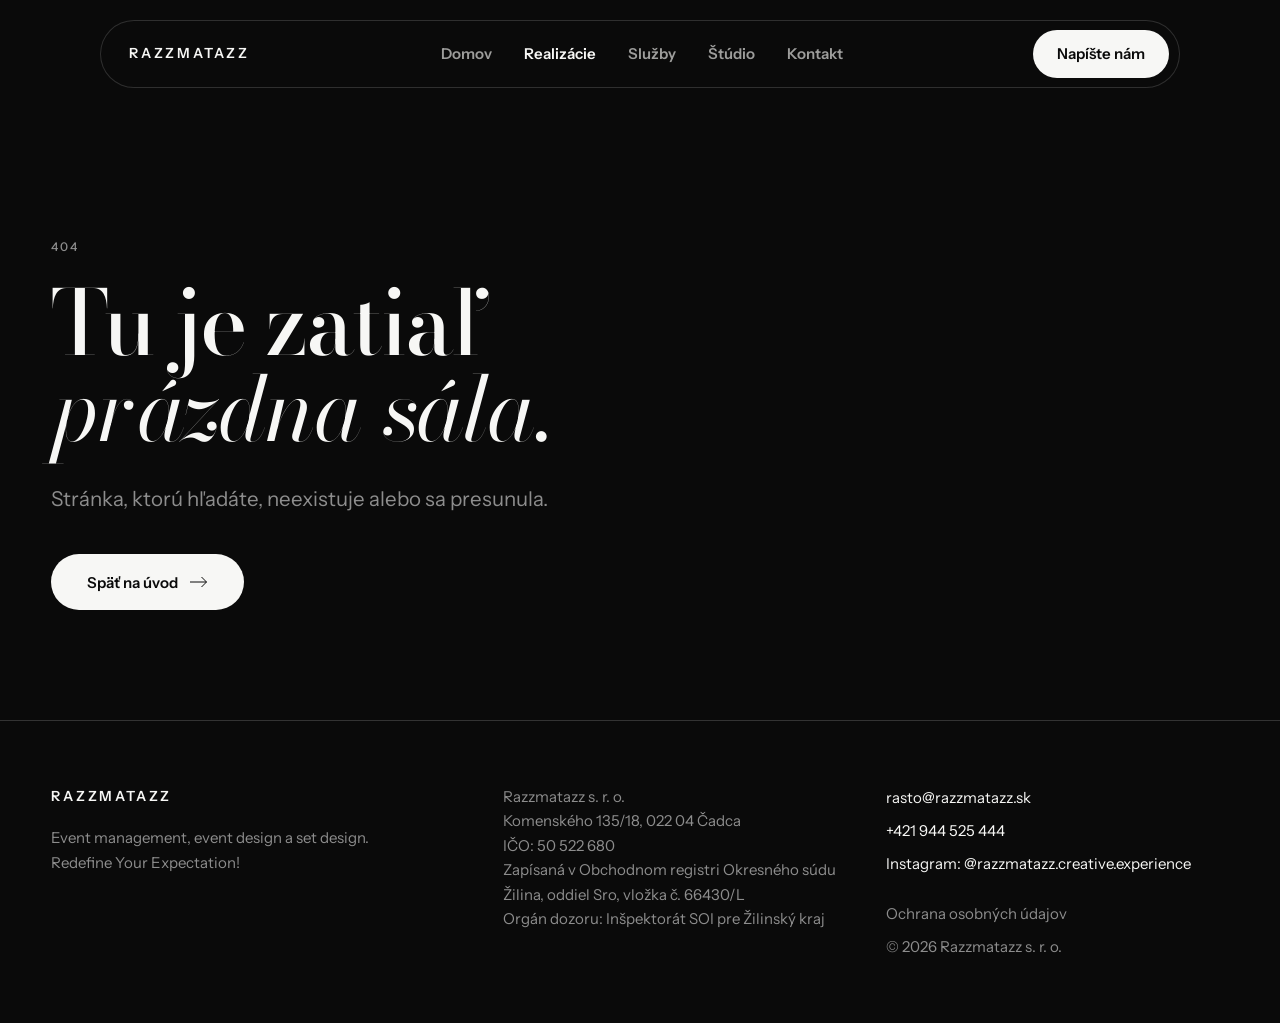
<file: realizacie/index.html>
<!DOCTYPE html><html lang="sk"><head><meta charSet="utf-8"/><meta name="viewport" content="width=device-width, initial-scale=1"/><link rel="preload" as="image" href="/assets/luc-o5VvHJPA.jpg"/><link rel="stylesheet" href="https://fonts.googleapis.com/css2?family=Bodoni+Moda:ital,opsz,wght@0,6..96,400..900;1,6..96,400..700&amp;family=Instrument+Sans:ital,wght@0,400;0,500;0,600;0,700;1,400&amp;display=swap" data-precedence="default"/><link rel="stylesheet" href="/assets/styles-BNl98dBx.css" data-precedence="default"/><title>Realizácie — organizácia firemných akcií a set design | Razzmatazz</title><meta name="author" content="Razzmatazz s. r. o."/><meta name="theme-color" content="#0B0B0B"/><meta name="description" content="Prípadové štúdie eventov Razzmatazz: zadanie, nápad a ako to vyzeralo. Event design a set design na Slovensku."/><meta property="og:title" content="Realizácie — organizácia firemných akcií a set design | Razzmatazz"/><meta property="og:description" content="Prípadové štúdie eventov Razzmatazz: zadanie, nápad a ako to vyzeralo. Event design a set design na Slovensku."/><meta property="og:type" content="website"/><meta property="og:locale" content="sk_SK"/><meta name="twitter:card" content="summary_large_image"/><meta name="twitter:title" content="Realizácie — organizácia firemných akcií a set design | Razzmatazz"/><meta name="twitter:description" content="Prípadové štúdie eventov Razzmatazz: zadanie, nápad a ako to vyzeralo. Event design a set design na Slovensku."/><link rel="modulepreload" href="/assets/index-CnPv692Z.js"/><link rel="modulepreload" href="/assets/realizacie.index-BzAPt49f.js"/><link rel="modulepreload" href="/assets/Bloky-DOkfO4Uz.js"/><link rel="modulepreload" href="/assets/Realizacie-D28rpIvl.js"/><link rel="modulepreload" href="/assets/proces-D98B1J1I.js"/><link rel="modulepreload" href="/assets/material-OJLL8S3W.js"/><link rel="modulepreload" href="/assets/luc-Cm-dhsHH.js"/><link rel="preconnect" href="https://fonts.googleapis.com"/><link rel="preconnect" href="https://fonts.gstatic.com" crossorigin="anonymous"/><link rel="icon" href="/favicon.png" type="image/png"/><meta name="robots" content="noindex, nofollow"/><script>document.documentElement.classList.add('js')</script><script type="application/ld+json">{"@context":"https://schema.org","@type":["Organization","LocalBusiness"],"name":"Razzmatazz s. r. o.","alternateName":"Razzmatazz","description":"Event management, event design, set design, event consulting, creative direction a art direction.","email":"rasto@razzmatazz.sk","telephone":"+421 944 525 444","taxID":"50522680","identifier":{"@type":"PropertyValue","propertyID":"IČO","value":"50522680"},"address":{"@type":"PostalAddress","streetAddress":"Komenského 135/18","postalCode":"022 04","addressLocality":"Čadca","addressCountry":"SK"},"areaServed":"SK","sameAs":["https://www.instagram.com/razzmatazz.creative.experience/"]}</script><meta property="og:image" content="https://pub-bb2e103a32db4e198524a2e9ed8f35b4.r2.dev/lovp_4445d8306g9dy97za3yn4q06e6/0a4ba67125b21154595e0799a10b94bb_1791329602208.png"><meta name="twitter:image" content="https://pub-bb2e103a32db4e198524a2e9ed8f35b4.r2.dev/lovp_4445d8306g9dy97za3yn4q06e6/0a4ba67125b21154595e0799a10b94bb_1791329602208.png"></head><body><a href="#obsah" class="sr-only focus:not-sr-only focus:fixed focus:left-4 focus:top-4 focus:z-[60] btn btn-primarne">Preskočiť na obsah</a><nav class="menu-pilulka  " aria-label="Hlavné menu"><a class="menu-logo" href="/">RAZZMATAZZ</a><div class="hidden items-center gap-8 md:flex"><a class="menu-odkaz" href="/">Domov</a><a class="menu-odkaz active" href="/realizacie" data-status="active" aria-current="page">Realizácie</a><a class="menu-odkaz" href="/sluzby">Služby</a><a class="menu-odkaz" href="/studio">Štúdio</a><a class="menu-odkaz" href="/kontakt">Kontakt</a></div><div class="flex items-center gap-2"><button type="button" class="menu-odkaz min-h-12 px-3 md:hidden" aria-expanded="false">Menu</button><a class="btn btn-primarne" href="/napiste-nam">Napíšte nám</a></div></nav><main id="obsah"><!--$--><section class="pt-36 md:pt-44"><div class="obal"><p data-anim="blok" class="t-label" style="--d:0">Realizácie</p><h1 class="pismena t-h1 mt-6 max-w-[14ch]" data-anim="nadpis" aria-label="Zadanie. Nápad. Ako to vyzeralo."><span><span class="slovo" aria-hidden="true"><span class="p" style="--i:0">Z</span><span class="p" style="--i:1">a</span><span class="p" style="--i:2">d</span><span class="p" style="--i:3">a</span><span class="p" style="--i:4">n</span><span class="p" style="--i:5">i</span><span class="p" style="--i:6">e</span><span class="p" style="--i:7">.</span></span> <span class="slovo" aria-hidden="true"><span class="p" style="--i:8">N</span><span class="p" style="--i:9">á</span><span class="p" style="--i:10">p</span><span class="p" style="--i:11">a</span><span class="p" style="--i:12">d</span><span class="p" style="--i:13">.</span></span> </span><em><span class="slovo" aria-hidden="true"><span class="p" style="--i:14">A</span><span class="p" style="--i:15">k</span><span class="p" style="--i:16">o</span></span> <span class="slovo" aria-hidden="true"><span class="p" style="--i:17">t</span><span class="p" style="--i:18">o</span></span> <span class="slovo" aria-hidden="true"><span class="p" style="--i:19">v</span><span class="p" style="--i:20">y</span><span class="p" style="--i:21">z</span><span class="p" style="--i:22">e</span><span class="p" style="--i:23">r</span><span class="p" style="--i:24">a</span><span class="p" style="--i:25">l</span><span class="p" style="--i:26">o</span><span class="p" style="--i:27">.</span></span></em></h1><p data-anim="blok" class="t-perex mt-8" style="--d:2">Každá realizácia je prípadová štúdia, nie fotka v mriežke. Akcie opisujeme typom, nie menom klienta.</p></div><div class="obal mt-14"><figure class="m-0"><div class="foto aspect-[16/9] md:aspect-[21/9]" data-anim="foto"><img src="/assets/luc-o5VvHJPA.jpg" alt="Lúč svetla prerezáva dym v tmavom priestore s hliníkovou konštrukciou" width="1920" height="1088" loading="eager"/></div><figcaption class="t-caption mt-3">Ilustračná vizualizácia.</figcaption></figure></div></section><section class="sekcia"><div class="obal grid items-end gap-12 md:grid-cols-[1.1fr_1fr]"><div><p data-anim="blok" class="t-label" style="--d:0">Realizácie</p><h2 class="pismena t-h2 mt-5" data-anim="nadpis" aria-label="Portfólio pripravujeme"><span><span class="slovo" aria-hidden="true"><span class="p" style="--i:0">P</span><span class="p" style="--i:1">o</span><span class="p" style="--i:2">r</span><span class="p" style="--i:3">t</span><span class="p" style="--i:4">f</span><span class="p" style="--i:5">ó</span><span class="p" style="--i:6">l</span><span class="p" style="--i:7">i</span><span class="p" style="--i:8">o</span></span> </span><em><span class="slovo" aria-hidden="true"><span class="p" style="--i:9">p</span><span class="p" style="--i:10">r</span><span class="p" style="--i:11">i</span><span class="p" style="--i:12">p</span><span class="p" style="--i:13">r</span><span class="p" style="--i:14">a</span><span class="p" style="--i:15">v</span><span class="p" style="--i:16">u</span><span class="p" style="--i:17">j</span><span class="p" style="--i:18">e</span><span class="p" style="--i:19">m</span><span class="p" style="--i:20">e</span></span></em></h2><div data-anim="blok" class="t-body mt-8 space-y-5" style="--d:1"><p>Fotografie z našich akcií dopĺňame po dohode s klientmi — pri firemných podujatiach to nie je samozrejmosť.</p><p>Ak chcete vidieť konkrétne realizácie, napíšte nám a pošleme vám ukážky súkromne.</p></div><div data-anim="blok" class="mt-10" style="--d:2"><a class="btn btn-primarne" href="/napiste-nam">Napíšte nám <svg class="sipka " width="18" height="12" viewBox="0 0 18 12" fill="none" aria-hidden="true"><path d="M0 6h16.5M11.5 1l5 5-5 5" stroke="currentColor" stroke-width="1"></path></svg></a></div></div><div class="grid grid-cols-2 gap-4"><figure class="m-0"><div class="foto aspect-[4/5]" data-anim="foto"><img src="/assets/set-DxnShhcm.jpg" alt="Rozostavaná drevená scénická konštrukcia pred textilným pozadím" width="1280" height="1600" loading="lazy"/></div><figcaption class="t-caption mt-3">Ilustračná vizualizácia.</figcaption></figure><div class="mt-16"><figure class="m-0"><div class="foto aspect-[4/5]" data-anim="foto"><img src="/assets/stol-Cg-yobns.jpg" alt="Nasvietený stôl s prestretím a sviečkami v tme" width="1280" height="1600" loading="lazy"/></div><figcaption class="t-caption mt-3">Ilustračná vizualizácia.</figcaption></figure></div></div></div></section><section class="sekcia"><div class="obal grid gap-12 md:grid-cols-[1fr_1fr] md:items-center"><div><p class="t-label">Ako pracujeme</p><h2 class="pismena t-h2 mt-5" data-anim="nadpis" aria-label="Najprv pôdorys, potom svetlo"><span><span class="slovo" aria-hidden="true"><span class="p" style="--i:0">N</span><span class="p" style="--i:1">a</span><span class="p" style="--i:2">j</span><span class="p" style="--i:3">p</span><span class="p" style="--i:4">r</span><span class="p" style="--i:5">v</span></span> </span><em><span class="slovo" aria-hidden="true"><span class="p" style="--i:6">p</span><span class="p" style="--i:7">ô</span><span class="p" style="--i:8">d</span><span class="p" style="--i:9">o</span><span class="p" style="--i:10">r</span><span class="p" style="--i:11">y</span><span class="p" style="--i:12">s</span></span></em><span><span class="slovo" aria-hidden="true"><span class="p" style="--i:13">,</span></span> <span class="slovo" aria-hidden="true"><span class="p" style="--i:14">p</span><span class="p" style="--i:15">o</span><span class="p" style="--i:16">t</span><span class="p" style="--i:17">o</span><span class="p" style="--i:18">m</span></span> <span class="slovo" aria-hidden="true"><span class="p" style="--i:19">s</span><span class="p" style="--i:20">v</span><span class="p" style="--i:21">e</span><span class="p" style="--i:22">t</span><span class="p" style="--i:23">l</span><span class="p" style="--i:24">o</span></span></span></h2><p data-anim="blok" class="t-body mt-8" style="--d:1">Každá akcia začína na papieri a v makete. Kým sa v priestore postaví prvá konštrukcia, vieme, kde bude stáť hosť, kam sa bude pozerať a čo uvidí ako prvé.</p></div><div class="grid grid-cols-2 gap-4"><figure class="m-0"><div class="foto aspect-square" data-anim="foto"><img src="/assets/proces-DEV8Lw84.jpg" alt="Náčrty a maketa priestoru" width="1600" height="1200" loading="lazy"/></div><figcaption class="t-caption mt-3">Ilustračná vizualizácia.</figcaption></figure><figure class="m-0"><div class="foto aspect-square" data-anim="foto"><img src="/assets/material-aYhp_hlt.jpg" alt="Vzorky materiálov: kov, zamat, drevo" width="1600" height="1200" loading="lazy"/></div><figcaption class="t-caption mt-3">Ilustračná vizualizácia.</figcaption></figure></div></div></section><section class="sekcia"><div class="obal"><div class="karta grid gap-10 p-8 md:grid-cols-[1.4fr_1fr] md:items-end md:p-14"><div><h2 class="pismena t-h2 max-w-[16ch]" data-anim="nadpis" aria-label="Chcete vidieť ukážky?"><span><span class="slovo" aria-hidden="true"><span class="p" style="--i:0">C</span><span class="p" style="--i:1">h</span><span class="p" style="--i:2">c</span><span class="p" style="--i:3">e</span><span class="p" style="--i:4">t</span><span class="p" style="--i:5">e</span></span> <span class="slovo" aria-hidden="true"><span class="p" style="--i:6">v</span><span class="p" style="--i:7">i</span><span class="p" style="--i:8">d</span><span class="p" style="--i:9">i</span><span class="p" style="--i:10">e</span><span class="p" style="--i:11">ť</span></span> </span><em><span class="slovo" aria-hidden="true"><span class="p" style="--i:12">u</span><span class="p" style="--i:13">k</span><span class="p" style="--i:14">á</span><span class="p" style="--i:15">ž</span><span class="p" style="--i:16">k</span><span class="p" style="--i:17">y</span><span class="p" style="--i:18">?</span></span></em></h2><p data-anim="blok" class="t-perex mt-6" style="--d:1">Niektoré akcie sú pod mlčanlivosťou. Napíšte nám a pošleme vám ich súkromne.</p></div><div data-anim="blok" class="flex flex-col gap-4 md:items-end" style="--d:2"><a class="btn btn-primarne" href="/napiste-nam">Napíšte nám <svg class="sipka " width="18" height="12" viewBox="0 0 18 12" fill="none" aria-hidden="true"><path d="M0 6h16.5M11.5 1l5 5-5 5" stroke="currentColor" stroke-width="1"></path></svg></a><a href="tel:+421944525444" class="odkaz t-caption">+421 944 525 444</a><a href="mailto:rasto@razzmatazz.sk" class="odkaz t-caption">rasto@razzmatazz.sk</a></div></div></div></section><script>(function(a,f){let l;try{l=JSON.parse(sessionStorage.getItem(a)||"{}")}catch{return}const n=l?.[f||history.state?.__TSR_key];let c=!1;for(const t in n){const e=n[t],o=e?.scrollX,s=e?.scrollY;if(Number.isFinite(o)&&Number.isFinite(s)){if(t==="window")scrollTo(o,s),c=!0;else if(t)try{const r=document.querySelector(t);r&&(r.scrollLeft=o,r.scrollTop=s)}catch{}}}if(c)return;const i=location.hash.slice(1);if(i){const t=history.state?.__hashScrollIntoViewOptions??!0;if(t){const e=document.getElementById(i);e&&e.scrollIntoView(t)}return}scrollTo(0,0)})("tsr-scroll-restoration-v1_3");document.currentScript.remove()</script><!--/$--></main><footer class="border-t border-linka pb-32 pt-16 md:pb-16"><div class="obal grid gap-10 md:grid-cols-[1.2fr_1fr_1fr]"><div><p class="menu-logo">RAZZMATAZZ</p><p class="t-caption mt-4 max-w-[34ch]">Event management, event design a set design. Redefine Your Expectation!</p></div><address class="t-caption not-italic leading-relaxed">Razzmatazz s. r. o.<br/>Komenského 135/18, 022 04 Čadca<br/>IČO: <!-- -->50 522 680<br/>Zapísaná v Obchodnom registri Okresného súdu Žilina, oddiel Sro, vložka č. 66430/L<br/>Orgán dozoru: <!-- -->Inšpektorát SOI pre Žilinský kraj</address><div class="flex flex-col gap-2 text-[15px]"><a class="odkaz self-start" href="mailto:rasto@razzmatazz.sk">rasto@razzmatazz.sk</a><a class="odkaz self-start" href="tel:+421944525444">+421 944 525 444</a><a class="odkaz self-start" href="https://www.instagram.com/razzmatazz.creative.experience/" target="_blank" rel="noreferrer">Instagram: @<!-- -->razzmatazz.creative.experience</a><a class="odkaz t-caption mt-4 self-start" href="/ochrana-osobnych-udajov">Ochrana osobných údajov</a><p class="t-caption">© <!-- -->2026<!-- --> <!-- -->Razzmatazz s. r. o.</p></div></div></footer><script data-tsr-stream-part="">(self.$R=self.$R||{})["tsr"]=[];self.$_TSR={h(){this.hydrated=!0,this.c()},e(){this.streamEnded=!0,this.c()},c(){this.hydrated&&this.streamEnded&&(delete self.$_TSR,delete self.$R.tsr)},p(e){this.initialized?e():this.buffer.push(e)},buffer:[]};$_TSR.router=($R=>$R[0]={manifest:$R[1]={routes:$R[2]={__root__:$R[3]={preloads:$R[4]=["/assets/index-CnPv692Z.js"],scripts:$R[5]=[$R[6]={attrs:$R[7]={type:"module",async:!0,src:"/assets/index-CnPv692Z.js"}}]},"/realizacie/":$R[8]={preloads:$R[9]=["/assets/realizacie.index-BzAPt49f.js","/assets/Bloky-DOkfO4Uz.js","/assets/Realizacie-D28rpIvl.js","/assets/proces-D98B1J1I.js","/assets/material-OJLL8S3W.js","/assets/luc-Cm-dhsHH.js"]}}},matches:$R[10]=[$R[11]={i:"__root__ ",u:1791331479668,s:"success",ssr:!0},$R[12]={i:" realizacie  realizacie ",u:1791331479668,s:"success",ssr:!0}]})($R["tsr"]);$_TSR.e();{let s=document.currentScript,p;while((p=s.previousElementSibling)&&p.hasAttribute('data-tsr-stream-part'))p.remove();s.remove()}</script><script type="module" async="" src="/assets/index-CnPv692Z.js"></script><script>document.currentScript.remove();/*$tsr-stream-boundary*/</script></body></html>
</file>
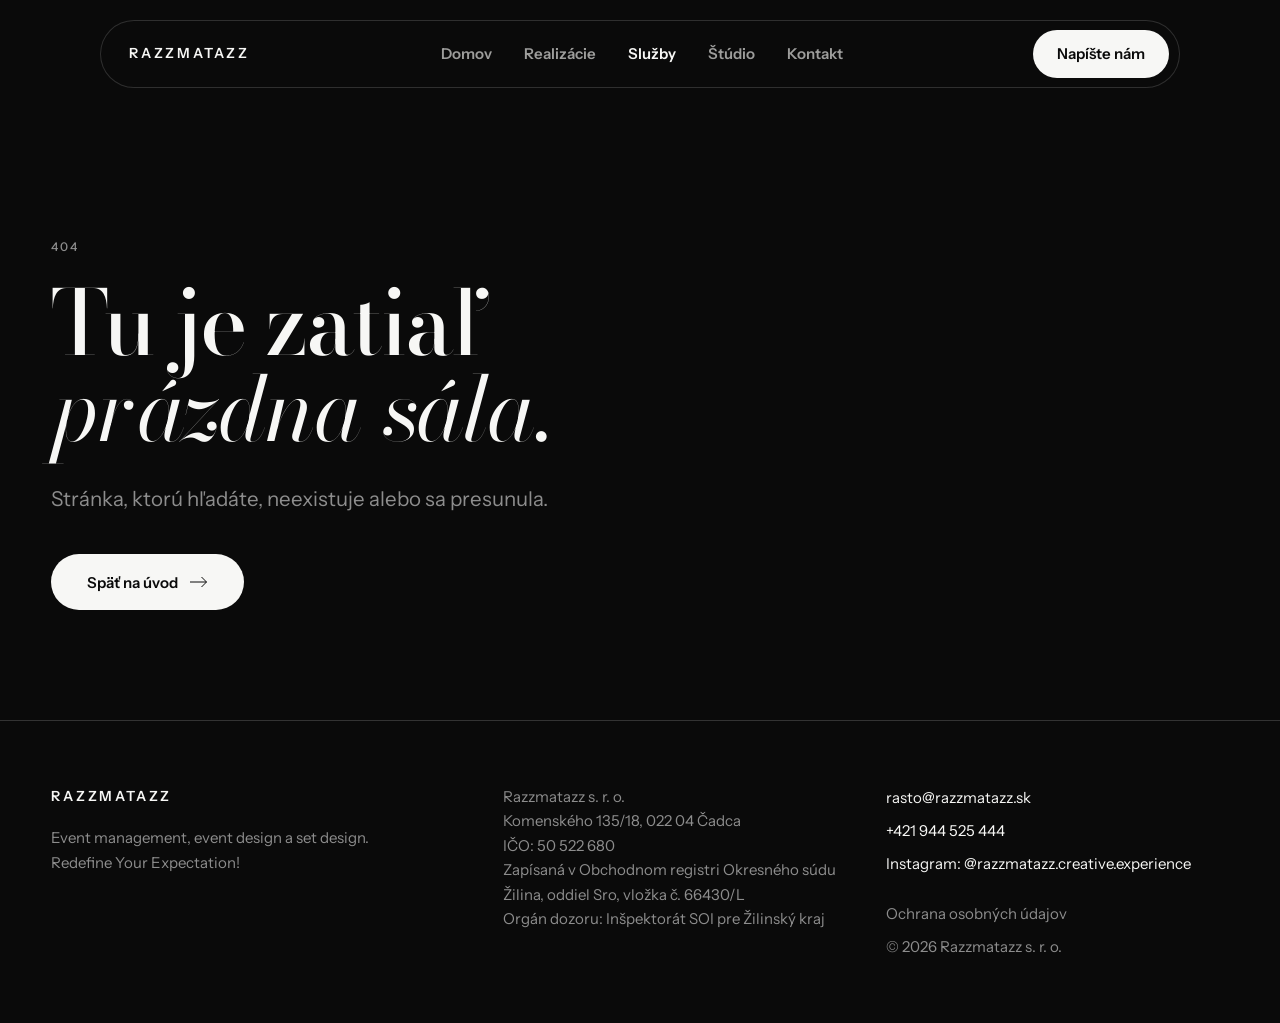
<file: sluzby/index.html>
<!DOCTYPE html><html lang="sk"><head><meta charSet="utf-8"/><meta name="viewport" content="width=device-width, initial-scale=1"/><link rel="preload" as="image" href="/assets/set-DxnShhcm.jpg"/><link rel="stylesheet" href="https://fonts.googleapis.com/css2?family=Bodoni+Moda:ital,opsz,wght@0,6..96,400..900;1,6..96,400..700&amp;family=Instrument+Sans:ital,wght@0,400;0,500;0,600;0,700;1,400&amp;display=swap" data-precedence="default"/><link rel="stylesheet" href="/assets/styles-BNl98dBx.css" data-precedence="default"/><title>Služby — event management, event design a set design | Razzmatazz</title><meta name="author" content="Razzmatazz s. r. o."/><meta name="theme-color" content="#0B0B0B"/><meta name="description" content="Event management, event design, set design, event consulting, creative solutions, creative direction a art direction. Kreatívna eventová agentúra."/><meta property="og:title" content="Služby — event management, event design a set design | Razzmatazz"/><meta property="og:description" content="Event management, event design, set design, event consulting, creative solutions, creative direction a art direction. Kreatívna eventová agentúra."/><meta property="og:type" content="website"/><meta property="og:locale" content="sk_SK"/><meta name="twitter:card" content="summary_large_image"/><meta name="twitter:title" content="Služby — event management, event design a set design | Razzmatazz"/><meta name="twitter:description" content="Event management, event design, set design, event consulting, creative solutions, creative direction a art direction. Kreatívna eventová agentúra."/><link rel="modulepreload" href="/assets/index-CnPv692Z.js"/><link rel="modulepreload" href="/assets/sluzby-DILHJoP0.js"/><link rel="modulepreload" href="/assets/Bloky-DOkfO4Uz.js"/><link rel="modulepreload" href="/assets/luc-Cm-dhsHH.js"/><link rel="preconnect" href="https://fonts.googleapis.com"/><link rel="preconnect" href="https://fonts.gstatic.com" crossorigin="anonymous"/><link rel="icon" href="/favicon.png" type="image/png"/><meta name="robots" content="noindex, nofollow"/><script>document.documentElement.classList.add('js')</script><script type="application/ld+json">{"@context":"https://schema.org","@type":["Organization","LocalBusiness"],"name":"Razzmatazz s. r. o.","alternateName":"Razzmatazz","description":"Event management, event design, set design, event consulting, creative direction a art direction.","email":"rasto@razzmatazz.sk","telephone":"+421 944 525 444","taxID":"50522680","identifier":{"@type":"PropertyValue","propertyID":"IČO","value":"50522680"},"address":{"@type":"PostalAddress","streetAddress":"Komenského 135/18","postalCode":"022 04","addressLocality":"Čadca","addressCountry":"SK"},"areaServed":"SK","sameAs":["https://www.instagram.com/razzmatazz.creative.experience/"]}</script><meta property="og:image" content="https://pub-bb2e103a32db4e198524a2e9ed8f35b4.r2.dev/lovp_4445d8306g9dy97za3yn4q06e6/0a4ba67125b21154595e0799a10b94bb_1791329602208.png"><meta name="twitter:image" content="https://pub-bb2e103a32db4e198524a2e9ed8f35b4.r2.dev/lovp_4445d8306g9dy97za3yn4q06e6/0a4ba67125b21154595e0799a10b94bb_1791329602208.png"></head><body><a href="#obsah" class="sr-only focus:not-sr-only focus:fixed focus:left-4 focus:top-4 focus:z-[60] btn btn-primarne">Preskočiť na obsah</a><nav class="menu-pilulka  " aria-label="Hlavné menu"><a class="menu-logo" href="/">RAZZMATAZZ</a><div class="hidden items-center gap-8 md:flex"><a class="menu-odkaz" href="/">Domov</a><a class="menu-odkaz" href="/realizacie">Realizácie</a><a class="menu-odkaz active" href="/sluzby" data-status="active" aria-current="page">Služby</a><a class="menu-odkaz" href="/studio">Štúdio</a><a class="menu-odkaz" href="/kontakt">Kontakt</a></div><div class="flex items-center gap-2"><button type="button" class="menu-odkaz min-h-12 px-3 md:hidden" aria-expanded="false">Menu</button><a class="btn btn-primarne" href="/napiste-nam">Napíšte nám</a></div></nav><main id="obsah"><!--$--><section class="pt-36 md:pt-44"><div class="obal"><p data-anim="blok" class="t-label" style="--d:0">Služby</p><h1 class="pismena t-h1 mt-6 max-w-[14ch]" data-anim="nadpis" aria-label="Od prvej myšlienky po poslednú kulisu."><span><span class="slovo" aria-hidden="true"><span class="p" style="--i:0">O</span><span class="p" style="--i:1">d</span></span> <span class="slovo" aria-hidden="true"><span class="p" style="--i:2">p</span><span class="p" style="--i:3">r</span><span class="p" style="--i:4">v</span><span class="p" style="--i:5">e</span><span class="p" style="--i:6">j</span></span> <span class="slovo" aria-hidden="true"><span class="p" style="--i:7">m</span><span class="p" style="--i:8">y</span><span class="p" style="--i:9">š</span><span class="p" style="--i:10">l</span><span class="p" style="--i:11">i</span><span class="p" style="--i:12">e</span><span class="p" style="--i:13">n</span><span class="p" style="--i:14">k</span><span class="p" style="--i:15">y</span></span> </span><em><span class="slovo" aria-hidden="true"><span class="p" style="--i:16">p</span><span class="p" style="--i:17">o</span></span> <span class="slovo" aria-hidden="true"><span class="p" style="--i:18">p</span><span class="p" style="--i:19">o</span><span class="p" style="--i:20">s</span><span class="p" style="--i:21">l</span><span class="p" style="--i:22">e</span><span class="p" style="--i:23">d</span><span class="p" style="--i:24">n</span><span class="p" style="--i:25">ú</span></span> <span class="slovo" aria-hidden="true"><span class="p" style="--i:26">k</span><span class="p" style="--i:27">u</span><span class="p" style="--i:28">l</span><span class="p" style="--i:29">i</span><span class="p" style="--i:30">s</span><span class="p" style="--i:31">u</span><span class="p" style="--i:32">.</span></span></em></h1><p data-anim="blok" class="t-perex mt-8" style="--d:2">Celú akciu, alebo len chýbajúci kus. Povedzte nám, kde ste.</p></div><div class="obal mt-14"><figure class="m-0"><div class="foto aspect-[16/9] md:aspect-[21/9]" data-anim="foto"><img src="/assets/set-DxnShhcm.jpg" alt="Rozostavaná drevená scéna s textilným pozadím a svetelnou rampou" width="1920" height="1088" loading="eager"/></div><figcaption class="t-caption mt-3">Ilustračná vizualizácia.</figcaption></figure></div></section><section class="sekcia"><div class="obal grid gap-12 md:grid-cols-[1fr_1fr] md:items-center"><figure class="m-0"><div class="foto aspect-[4/5] md:max-w-[480px]" data-anim="foto"><img src="/assets/stol-Cg-yobns.jpg" alt="Nasvietený stôl s prestretím" width="1280" height="1600" loading="lazy"/></div><figcaption class="t-caption mt-3">Ilustračná vizualizácia.</figcaption></figure><div><h2 class="pismena t-h2" data-anim="nadpis" aria-label="Dizajn a realizácia pod jednou strechou"><span><span class="slovo" aria-hidden="true"><span class="p" style="--i:0">D</span><span class="p" style="--i:1">i</span><span class="p" style="--i:2">z</span><span class="p" style="--i:3">a</span><span class="p" style="--i:4">j</span><span class="p" style="--i:5">n</span></span> <span class="slovo" aria-hidden="true"><span class="p" style="--i:6">a</span></span> <span class="slovo" aria-hidden="true"><span class="p" style="--i:7">r</span><span class="p" style="--i:8">e</span><span class="p" style="--i:9">a</span><span class="p" style="--i:10">l</span><span class="p" style="--i:11">i</span><span class="p" style="--i:12">z</span><span class="p" style="--i:13">á</span><span class="p" style="--i:14">c</span><span class="p" style="--i:15">i</span><span class="p" style="--i:16">a</span></span> </span><em><span class="slovo" aria-hidden="true"><span class="p" style="--i:17">p</span><span class="p" style="--i:18">o</span><span class="p" style="--i:19">d</span></span> <span class="slovo" aria-hidden="true"><span class="p" style="--i:20">j</span><span class="p" style="--i:21">e</span><span class="p" style="--i:22">d</span><span class="p" style="--i:23">n</span><span class="p" style="--i:24">o</span><span class="p" style="--i:25">u</span></span> <span class="slovo" aria-hidden="true"><span class="p" style="--i:26">s</span><span class="p" style="--i:27">t</span><span class="p" style="--i:28">r</span><span class="p" style="--i:29">e</span><span class="p" style="--i:30">c</span><span class="p" style="--i:31">h</span><span class="p" style="--i:32">o</span><span class="p" style="--i:33">u</span></span></em></h2><p data-anim="blok" class="t-body mt-8" style="--d:1">Kto navrhne scénu, ten ju aj postaví. Nič sa nestratí medzi návrhárom a dodávateľom, lebo medzi nimi nikto nestojí.</p></div></div></section><section class="inverzia vlozena " aria-labelledby="sluzby-nadpis"><div class="obal sekcia"><div class="grid gap-8 md:grid-cols-[1fr_1.4fr] md:items-end"><div><p class="t-label">Služby</p><h2 id="sluzby-nadpis" class="t-h2 mt-5">Sedem disciplín, <em>jeden večer</em></h2></div><p class="t-perex md:justify-self-end">Robíme celú akciu alebo len chýbajúci kus. Nápad a jeho realizácia nemajú medzi sebou prekladateľa.</p></div><ul class="mt-14"><li class="riadok grid gap-3 py-7 md:grid-cols-[1fr_1fr] md:gap-10"><div data-anim="blok" class="" style="--d:0"><h3 class="riadok-nazov font-display text-[clamp(30px,3.2vw,46px)] leading-[1.05]">Event management</h3></div><div data-anim="blok" class="" style="--d:1"><p class="t-body">Príprava a réžia akcie od prvého zadania po odvoz posledného kábla. Rozpočet, dodávatelia, harmonogram, priebeh na mieste.</p></div></li><li class="riadok grid gap-3 py-7 md:grid-cols-[1fr_1fr] md:gap-10"><div data-anim="blok" class="" style="--d:1"><h3 class="riadok-nazov font-display text-[clamp(30px,3.2vw,46px)] leading-[1.05]">Event design</h3></div><div data-anim="blok" class="" style="--d:2"><p class="t-body">Ako bude akcia vyzerať a aký z nej bude pocit. Farby, materiály, svetlo, rytmus večera.</p></div></li><li class="riadok grid gap-3 py-7 md:grid-cols-[1fr_1fr] md:gap-10"><div data-anim="blok" class="" style="--d:2"><h3 class="riadok-nazov font-display text-[clamp(30px,3.2vw,46px)] leading-[1.05]">Set design</h3></div><div data-anim="blok" class="" style="--d:3"><p class="t-body">Scéna, konštrukcie a kulisy. Návrh aj realizácia priestoru, v ktorom sa akcia odohráva.</p></div></li><li class="riadok grid gap-3 py-7 md:grid-cols-[1fr_1fr] md:gap-10"><div data-anim="blok" class="" style="--d:0"><h3 class="riadok-nazov font-display text-[clamp(30px,3.2vw,46px)] leading-[1.05]">Event consulting</h3></div><div data-anim="blok" class="" style="--d:1"><p class="t-body">Keď akciu organizujete sami a potrebujete názor niekoho, kto ich urobil veľa.</p></div></li><li class="riadok grid gap-3 py-7 md:grid-cols-[1fr_1fr] md:gap-10"><div data-anim="blok" class="" style="--d:1"><h3 class="riadok-nazov font-display text-[clamp(30px,3.2vw,46px)] leading-[1.05]">Creative solutions</h3></div><div data-anim="blok" class="" style="--d:2"><p class="t-body">Riešenia na zadania, ktoré nemajú hotovú odpoveď.</p></div></li><li class="riadok grid gap-3 py-7 md:grid-cols-[1fr_1fr] md:gap-10"><div data-anim="blok" class="" style="--d:2"><h3 class="riadok-nazov font-display text-[clamp(30px,3.2vw,46px)] leading-[1.05]">Creative direction</h3></div><div data-anim="blok" class="" style="--d:3"><p class="t-body">Jednotná myšlienka naprieč celou akciou — od pozvánky po poslednú fotku.</p></div></li><li class="riadok grid gap-3 py-7 md:grid-cols-[1fr_1fr] md:gap-10"><div data-anim="blok" class="" style="--d:0"><h3 class="riadok-nazov font-display text-[clamp(30px,3.2vw,46px)] leading-[1.05]">Art direction</h3></div><div data-anim="blok" class="" style="--d:1"><p class="t-body">Vizuálna stránka celku. Aby to všetko vyzeralo ako jedna vec, nie ako sedem dodávateľov.</p></div></li></ul></div></section><section class="sekcia"><div class="obal"><figure class="m-0"><div class="foto aspect-[21/9]" data-anim="foto"><img src="/assets/luc-o5VvHJPA.jpg" alt="Svetelný lúč v dyme" width="1600" height="1200" loading="lazy"/></div><figcaption class="t-caption mt-3">Ilustračná vizualizácia.</figcaption></figure></div></section><section class="sekcia"><div class="obal"><div class="karta grid gap-10 p-8 md:grid-cols-[1.4fr_1fr] md:items-end md:p-14"><div><h2 class="pismena t-h2 max-w-[16ch]" data-anim="nadpis" aria-label="Povedzte nám, čo chystáte"><span><span class="slovo" aria-hidden="true"><span class="p" style="--i:0">P</span><span class="p" style="--i:1">o</span><span class="p" style="--i:2">v</span><span class="p" style="--i:3">e</span><span class="p" style="--i:4">d</span><span class="p" style="--i:5">z</span><span class="p" style="--i:6">t</span><span class="p" style="--i:7">e</span></span> <span class="slovo" aria-hidden="true"><span class="p" style="--i:8">n</span><span class="p" style="--i:9">á</span><span class="p" style="--i:10">m</span><span class="p" style="--i:11">,</span></span> </span><em><span class="slovo" aria-hidden="true"><span class="p" style="--i:12">č</span><span class="p" style="--i:13">o</span></span> <span class="slovo" aria-hidden="true"><span class="p" style="--i:14">c</span><span class="p" style="--i:15">h</span><span class="p" style="--i:16">y</span><span class="p" style="--i:17">s</span><span class="p" style="--i:18">t</span><span class="p" style="--i:19">á</span><span class="p" style="--i:20">t</span><span class="p" style="--i:21">e</span></span></em></h2><p data-anim="blok" class="t-perex mt-6" style="--d:1">Stačí pár viet. Typ akcie, približný termín a miesto. Zvyšok doladíme spolu.</p></div><div data-anim="blok" class="flex flex-col gap-4 md:items-end" style="--d:2"><a class="btn btn-primarne" href="/napiste-nam">Napíšte nám <svg class="sipka " width="18" height="12" viewBox="0 0 18 12" fill="none" aria-hidden="true"><path d="M0 6h16.5M11.5 1l5 5-5 5" stroke="currentColor" stroke-width="1"></path></svg></a><a href="tel:+421944525444" class="odkaz t-caption">+421 944 525 444</a><a href="mailto:rasto@razzmatazz.sk" class="odkaz t-caption">rasto@razzmatazz.sk</a></div></div></div></section><script>(function(a,f){let l;try{l=JSON.parse(sessionStorage.getItem(a)||"{}")}catch{return}const n=l?.[f||history.state?.__TSR_key];let c=!1;for(const t in n){const e=n[t],o=e?.scrollX,s=e?.scrollY;if(Number.isFinite(o)&&Number.isFinite(s)){if(t==="window")scrollTo(o,s),c=!0;else if(t)try{const r=document.querySelector(t);r&&(r.scrollLeft=o,r.scrollTop=s)}catch{}}}if(c)return;const i=location.hash.slice(1);if(i){const t=history.state?.__hashScrollIntoViewOptions??!0;if(t){const e=document.getElementById(i);e&&e.scrollIntoView(t)}return}scrollTo(0,0)})("tsr-scroll-restoration-v1_3");document.currentScript.remove()</script><!--/$--></main><footer class="border-t border-linka pb-32 pt-16 md:pb-16"><div class="obal grid gap-10 md:grid-cols-[1.2fr_1fr_1fr]"><div><p class="menu-logo">RAZZMATAZZ</p><p class="t-caption mt-4 max-w-[34ch]">Event management, event design a set design. Redefine Your Expectation!</p></div><address class="t-caption not-italic leading-relaxed">Razzmatazz s. r. o.<br/>Komenského 135/18, 022 04 Čadca<br/>IČO: <!-- -->50 522 680<br/>Zapísaná v Obchodnom registri Okresného súdu Žilina, oddiel Sro, vložka č. 66430/L<br/>Orgán dozoru: <!-- -->Inšpektorát SOI pre Žilinský kraj</address><div class="flex flex-col gap-2 text-[15px]"><a class="odkaz self-start" href="mailto:rasto@razzmatazz.sk">rasto@razzmatazz.sk</a><a class="odkaz self-start" href="tel:+421944525444">+421 944 525 444</a><a class="odkaz self-start" href="https://www.instagram.com/razzmatazz.creative.experience/" target="_blank" rel="noreferrer">Instagram: @<!-- -->razzmatazz.creative.experience</a><a class="odkaz t-caption mt-4 self-start" href="/ochrana-osobnych-udajov">Ochrana osobných údajov</a><p class="t-caption">© <!-- -->2026<!-- --> <!-- -->Razzmatazz s. r. o.</p></div></div></footer><script data-tsr-stream-part="">(self.$R=self.$R||{})["tsr"]=[];self.$_TSR={h(){this.hydrated=!0,this.c()},e(){this.streamEnded=!0,this.c()},c(){this.hydrated&&this.streamEnded&&(delete self.$_TSR,delete self.$R.tsr)},p(e){this.initialized?e():this.buffer.push(e)},buffer:[]};$_TSR.router=($R=>$R[0]={manifest:$R[1]={routes:$R[2]={__root__:$R[3]={preloads:$R[4]=["/assets/index-CnPv692Z.js"],scripts:$R[5]=[$R[6]={attrs:$R[7]={type:"module",async:!0,src:"/assets/index-CnPv692Z.js"}}]},"/sluzby":$R[8]={preloads:$R[9]=["/assets/sluzby-DILHJoP0.js","/assets/Bloky-DOkfO4Uz.js","/assets/luc-Cm-dhsHH.js"]}}},matches:$R[10]=[$R[11]={i:"__root__ ",u:1791331479660,s:"success",ssr:!0},$R[12]={i:" sluzby sluzby",u:1791331479660,s:"success",ssr:!0}]})($R["tsr"]);$_TSR.e();{let s=document.currentScript,p;while((p=s.previousElementSibling)&&p.hasAttribute('data-tsr-stream-part'))p.remove();s.remove()}</script><script type="module" async="" src="/assets/index-CnPv692Z.js"></script><script>document.currentScript.remove();/*$tsr-stream-boundary*/</script></body></html>
</file>
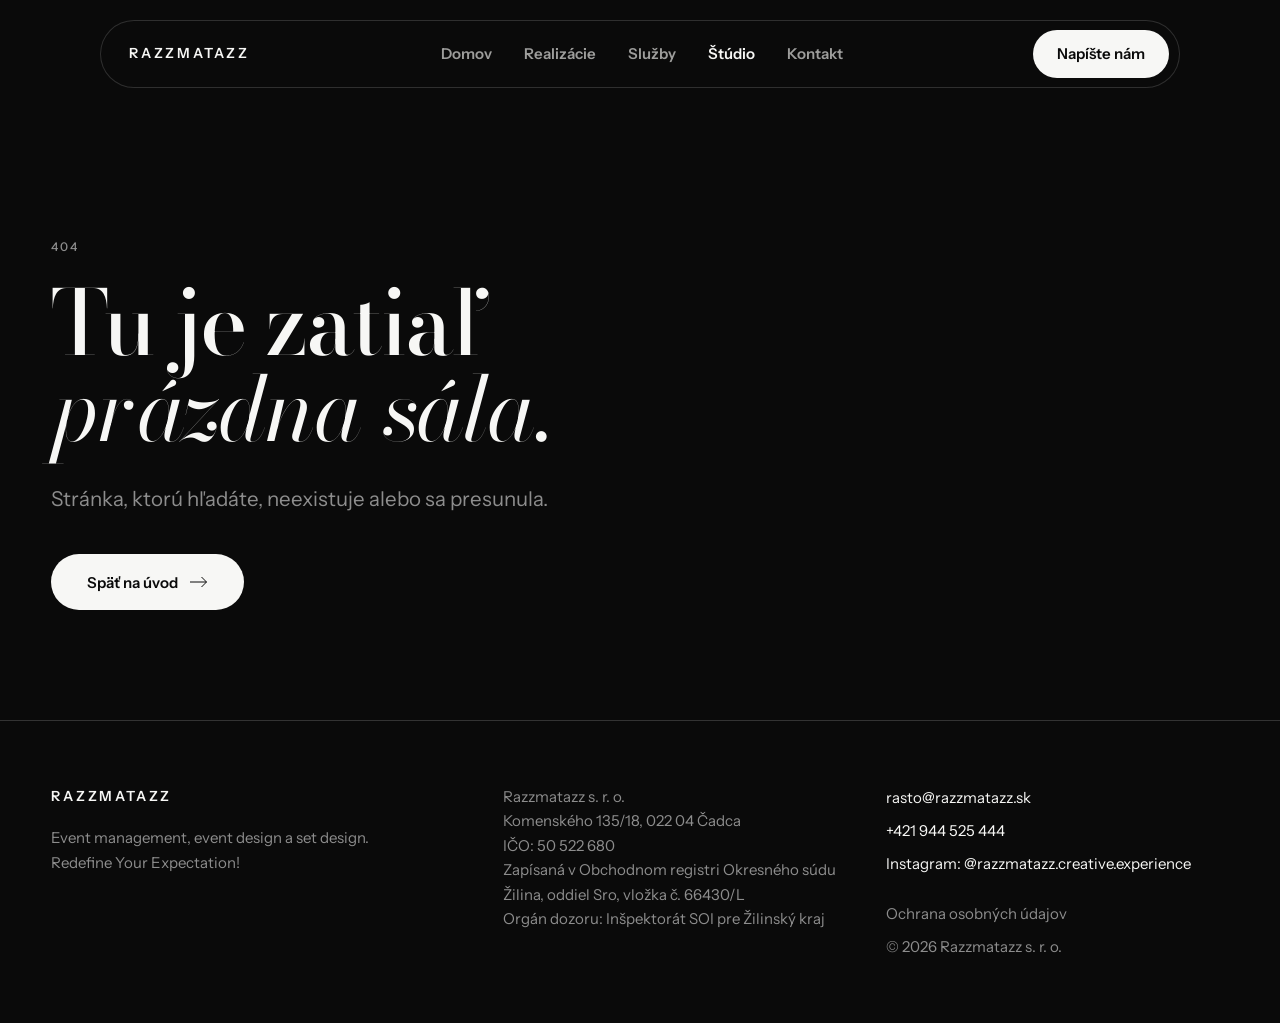
<file: studio/index.html>
<!DOCTYPE html><html lang="sk"><head><meta charSet="utf-8"/><meta name="viewport" content="width=device-width, initial-scale=1"/><link rel="preload" as="image" href="/assets/luc-o5VvHJPA.jpg"/><link rel="stylesheet" href="https://fonts.googleapis.com/css2?family=Bodoni+Moda:ital,opsz,wght@0,6..96,400..900;1,6..96,400..700&amp;family=Instrument+Sans:ital,wght@0,400;0,500;0,600;0,700;1,400&amp;display=swap" data-precedence="default"/><link rel="stylesheet" href="/assets/styles-BNl98dBx.css" data-precedence="default"/><title>Štúdio — Mgr. art. Rastislav Matys | Razzmatazz</title><meta name="author" content="Razzmatazz s. r. o."/><meta name="theme-color" content="#0B0B0B"/><meta name="description" content="Razzmatazz je štúdio pre event design a set design, ktoré vedie Mgr. art. Rastislav Matys. Začíname od priestoru."/><meta property="og:title" content="Štúdio — Mgr. art. Rastislav Matys | Razzmatazz"/><meta property="og:description" content="Razzmatazz je štúdio pre event design a set design, ktoré vedie Mgr. art. Rastislav Matys. Začíname od priestoru."/><meta property="og:type" content="website"/><meta property="og:locale" content="sk_SK"/><meta name="twitter:card" content="summary_large_image"/><meta name="twitter:title" content="Štúdio — Mgr. art. Rastislav Matys | Razzmatazz"/><meta name="twitter:description" content="Razzmatazz je štúdio pre event design a set design, ktoré vedie Mgr. art. Rastislav Matys. Začíname od priestoru."/><link rel="modulepreload" href="/assets/index-CnPv692Z.js"/><link rel="modulepreload" href="/assets/studio-DRKjcxcR.js"/><link rel="modulepreload" href="/assets/Bloky-DOkfO4Uz.js"/><link rel="modulepreload" href="/assets/proces-D98B1J1I.js"/><link rel="modulepreload" href="/assets/material-OJLL8S3W.js"/><link rel="modulepreload" href="/assets/luc-Cm-dhsHH.js"/><link rel="preconnect" href="https://fonts.googleapis.com"/><link rel="preconnect" href="https://fonts.gstatic.com" crossorigin="anonymous"/><link rel="icon" href="/favicon.png" type="image/png"/><meta name="robots" content="noindex, nofollow"/><script>document.documentElement.classList.add('js')</script><script type="application/ld+json">{"@context":"https://schema.org","@type":["Organization","LocalBusiness"],"name":"Razzmatazz s. r. o.","alternateName":"Razzmatazz","description":"Event management, event design, set design, event consulting, creative direction a art direction.","email":"rasto@razzmatazz.sk","telephone":"+421 944 525 444","taxID":"50522680","identifier":{"@type":"PropertyValue","propertyID":"IČO","value":"50522680"},"address":{"@type":"PostalAddress","streetAddress":"Komenského 135/18","postalCode":"022 04","addressLocality":"Čadca","addressCountry":"SK"},"areaServed":"SK","sameAs":["https://www.instagram.com/razzmatazz.creative.experience/"]}</script><meta property="og:image" content="https://pub-bb2e103a32db4e198524a2e9ed8f35b4.r2.dev/lovp_4445d8306g9dy97za3yn4q06e6/0a4ba67125b21154595e0799a10b94bb_1791329602208.png"><meta name="twitter:image" content="https://pub-bb2e103a32db4e198524a2e9ed8f35b4.r2.dev/lovp_4445d8306g9dy97za3yn4q06e6/0a4ba67125b21154595e0799a10b94bb_1791329602208.png"></head><body><a href="#obsah" class="sr-only focus:not-sr-only focus:fixed focus:left-4 focus:top-4 focus:z-[60] btn btn-primarne">Preskočiť na obsah</a><nav class="menu-pilulka  " aria-label="Hlavné menu"><a class="menu-logo" href="/">RAZZMATAZZ</a><div class="hidden items-center gap-8 md:flex"><a class="menu-odkaz" href="/">Domov</a><a class="menu-odkaz" href="/realizacie">Realizácie</a><a class="menu-odkaz" href="/sluzby">Služby</a><a class="menu-odkaz active" href="/studio" data-status="active" aria-current="page">Štúdio</a><a class="menu-odkaz" href="/kontakt">Kontakt</a></div><div class="flex items-center gap-2"><button type="button" class="menu-odkaz min-h-12 px-3 md:hidden" aria-expanded="false">Menu</button><a class="btn btn-primarne" href="/napiste-nam">Napíšte nám</a></div></nav><main id="obsah"><!--$--><section class="pt-36 md:pt-44"><div class="obal"><p data-anim="blok" class="t-label" style="--d:0">Štúdio</p><h1 class="pismena t-h1 mt-6 max-w-[14ch]" data-anim="nadpis" aria-label="Razzmatazz"><span><span class="slovo" aria-hidden="true"><span class="p" style="--i:0">R</span><span class="p" style="--i:1">a</span><span class="p" style="--i:2">z</span><span class="p" style="--i:3">z</span><span class="p" style="--i:4">m</span><span class="p" style="--i:5">a</span><span class="p" style="--i:6">t</span><span class="p" style="--i:7">a</span><span class="p" style="--i:8">z</span><span class="p" style="--i:9">z</span></span></span></h1><p data-anim="blok" class="t-perex mt-8" style="--d:2">Štúdio vedie Mgr. art. Rastislav Matys.</p></div><div class="obal mt-14"><figure class="m-0"><div class="foto aspect-[16/9] md:aspect-[21/9]" data-anim="foto"><img src="/assets/luc-o5VvHJPA.jpg" alt="Lúč svetla v prázdnom divadelnom priestore" width="1920" height="1088" loading="eager"/></div><figcaption class="t-caption mt-3">Ilustračná vizualizácia.</figcaption></figure></div></section><section class="sekcia"><div class="obal grid gap-12 md:grid-cols-[1fr_1fr] md:items-center md:gap-20"><div><h2 class="pismena t-h2" data-anim="nadpis" aria-label="Priestor je prvý hosť"><span><span class="slovo" aria-hidden="true"><span class="p" style="--i:0">P</span><span class="p" style="--i:1">r</span><span class="p" style="--i:2">i</span><span class="p" style="--i:3">e</span><span class="p" style="--i:4">s</span><span class="p" style="--i:5">t</span><span class="p" style="--i:6">o</span><span class="p" style="--i:7">r</span></span> <span class="slovo" aria-hidden="true"><span class="p" style="--i:8">j</span><span class="p" style="--i:9">e</span></span> </span><em><span class="slovo" aria-hidden="true"><span class="p" style="--i:10">p</span><span class="p" style="--i:11">r</span><span class="p" style="--i:12">v</span><span class="p" style="--i:13">ý</span></span> <span class="slovo" aria-hidden="true"><span class="p" style="--i:14">h</span><span class="p" style="--i:15">o</span><span class="p" style="--i:16">s</span><span class="p" style="--i:17">ť</span></span></em></h2><div data-anim="blok" class="t-body mt-8 space-y-5" style="--d:1"><p>Väčšina akcií sa plánuje od programu. My začíname od priestoru — lebo ten rozhodne o tom, ako sa v ňom ľudia budú správať skôr, než sa povie prvá veta.</p><p>Preto robíme event design a set design pod jednou strechou. Nápad a jeho realizácia nemajú medzi sebou prekladateľa.</p></div></div><figure class="m-0"><div class="foto aspect-[4/3]" data-anim="foto"><img src="/assets/proces-DEV8Lw84.jpg" alt="Náčrty, maketa a vzorkovník materiálov" width="1600" height="1200" loading="lazy"/></div><figcaption class="t-caption mt-3">Ilustračná vizualizácia.</figcaption></figure></div></section><section class="sekcia bg-uhol"><div class="obal grid gap-12 md:grid-cols-[1.2fr_1fr] md:items-center"><figure class="m-0"><div class="foto aspect-[16/10]" data-anim="foto"><img src="/assets/material-aYhp_hlt.jpg" alt="Kov, zamat a drevo v ostrom bočnom svetle" width="1600" height="1200" loading="lazy"/></div><figcaption class="t-caption mt-3">Ilustračná vizualizácia.</figcaption></figure><div><h2 class="pismena t-h2" data-anim="nadpis" aria-label="Svetlo, materiál, mierka"><span><span class="slovo" aria-hidden="true"><span class="p" style="--i:0">S</span><span class="p" style="--i:1">v</span><span class="p" style="--i:2">e</span><span class="p" style="--i:3">t</span><span class="p" style="--i:4">l</span><span class="p" style="--i:5">o</span><span class="p" style="--i:6">,</span></span> <span class="slovo" aria-hidden="true"><span class="p" style="--i:7">m</span><span class="p" style="--i:8">a</span><span class="p" style="--i:9">t</span><span class="p" style="--i:10">e</span><span class="p" style="--i:11">r</span><span class="p" style="--i:12">i</span><span class="p" style="--i:13">á</span><span class="p" style="--i:14">l</span><span class="p" style="--i:15">,</span></span> </span><em><span class="slovo" aria-hidden="true"><span class="p" style="--i:16">m</span><span class="p" style="--i:17">i</span><span class="p" style="--i:18">e</span><span class="p" style="--i:19">r</span><span class="p" style="--i:20">k</span><span class="p" style="--i:21">a</span></span></em></h2><p data-anim="blok" class="t-body mt-8" style="--d:1">Hosť si to nevšimne vedome. Ale cíti to celý večer. Preto riešime veci, ktoré na pozvánke nevidno — ako sa láme svetlo na látke, kde sa zastaví pohľad, ako znie sála, keď je plná.</p></div></div></section><section class="sekcia"><div class="obal"><div class="karta grid gap-10 p-8 md:grid-cols-[1.4fr_1fr] md:items-end md:p-14"><div><h2 class="pismena t-h2 max-w-[16ch]" data-anim="nadpis" aria-label="Povedzte nám, čo chystáte"><span><span class="slovo" aria-hidden="true"><span class="p" style="--i:0">P</span><span class="p" style="--i:1">o</span><span class="p" style="--i:2">v</span><span class="p" style="--i:3">e</span><span class="p" style="--i:4">d</span><span class="p" style="--i:5">z</span><span class="p" style="--i:6">t</span><span class="p" style="--i:7">e</span></span> <span class="slovo" aria-hidden="true"><span class="p" style="--i:8">n</span><span class="p" style="--i:9">á</span><span class="p" style="--i:10">m</span><span class="p" style="--i:11">,</span></span> </span><em><span class="slovo" aria-hidden="true"><span class="p" style="--i:12">č</span><span class="p" style="--i:13">o</span></span> <span class="slovo" aria-hidden="true"><span class="p" style="--i:14">c</span><span class="p" style="--i:15">h</span><span class="p" style="--i:16">y</span><span class="p" style="--i:17">s</span><span class="p" style="--i:18">t</span><span class="p" style="--i:19">á</span><span class="p" style="--i:20">t</span><span class="p" style="--i:21">e</span></span></em></h2><p data-anim="blok" class="t-perex mt-6" style="--d:1">Stačí pár viet. Typ akcie, približný termín a miesto. Zvyšok doladíme spolu.</p></div><div data-anim="blok" class="flex flex-col gap-4 md:items-end" style="--d:2"><a class="btn btn-primarne" href="/napiste-nam">Napíšte nám <svg class="sipka " width="18" height="12" viewBox="0 0 18 12" fill="none" aria-hidden="true"><path d="M0 6h16.5M11.5 1l5 5-5 5" stroke="currentColor" stroke-width="1"></path></svg></a><a href="tel:+421944525444" class="odkaz t-caption">+421 944 525 444</a><a href="mailto:rasto@razzmatazz.sk" class="odkaz t-caption">rasto@razzmatazz.sk</a></div></div></div></section><script>(function(a,f){let l;try{l=JSON.parse(sessionStorage.getItem(a)||"{}")}catch{return}const n=l?.[f||history.state?.__TSR_key];let c=!1;for(const t in n){const e=n[t],o=e?.scrollX,s=e?.scrollY;if(Number.isFinite(o)&&Number.isFinite(s)){if(t==="window")scrollTo(o,s),c=!0;else if(t)try{const r=document.querySelector(t);r&&(r.scrollLeft=o,r.scrollTop=s)}catch{}}}if(c)return;const i=location.hash.slice(1);if(i){const t=history.state?.__hashScrollIntoViewOptions??!0;if(t){const e=document.getElementById(i);e&&e.scrollIntoView(t)}return}scrollTo(0,0)})("tsr-scroll-restoration-v1_3");document.currentScript.remove()</script><!--/$--></main><footer class="border-t border-linka pb-32 pt-16 md:pb-16"><div class="obal grid gap-10 md:grid-cols-[1.2fr_1fr_1fr]"><div><p class="menu-logo">RAZZMATAZZ</p><p class="t-caption mt-4 max-w-[34ch]">Event management, event design a set design. Redefine Your Expectation!</p></div><address class="t-caption not-italic leading-relaxed">Razzmatazz s. r. o.<br/>Komenského 135/18, 022 04 Čadca<br/>IČO: <!-- -->50 522 680<br/>Zapísaná v Obchodnom registri Okresného súdu Žilina, oddiel Sro, vložka č. 66430/L<br/>Orgán dozoru: <!-- -->Inšpektorát SOI pre Žilinský kraj</address><div class="flex flex-col gap-2 text-[15px]"><a class="odkaz self-start" href="mailto:rasto@razzmatazz.sk">rasto@razzmatazz.sk</a><a class="odkaz self-start" href="tel:+421944525444">+421 944 525 444</a><a class="odkaz self-start" href="https://www.instagram.com/razzmatazz.creative.experience/" target="_blank" rel="noreferrer">Instagram: @<!-- -->razzmatazz.creative.experience</a><a class="odkaz t-caption mt-4 self-start" href="/ochrana-osobnych-udajov">Ochrana osobných údajov</a><p class="t-caption">© <!-- -->2026<!-- --> <!-- -->Razzmatazz s. r. o.</p></div></div></footer><script data-tsr-stream-part="">(self.$R=self.$R||{})["tsr"]=[];self.$_TSR={h(){this.hydrated=!0,this.c()},e(){this.streamEnded=!0,this.c()},c(){this.hydrated&&this.streamEnded&&(delete self.$_TSR,delete self.$R.tsr)},p(e){this.initialized?e():this.buffer.push(e)},buffer:[]};$_TSR.router=($R=>$R[0]={manifest:$R[1]={routes:$R[2]={__root__:$R[3]={preloads:$R[4]=["/assets/index-CnPv692Z.js"],scripts:$R[5]=[$R[6]={attrs:$R[7]={type:"module",async:!0,src:"/assets/index-CnPv692Z.js"}}]},"/studio":$R[8]={preloads:$R[9]=["/assets/studio-DRKjcxcR.js","/assets/Bloky-DOkfO4Uz.js","/assets/proces-D98B1J1I.js","/assets/material-OJLL8S3W.js","/assets/luc-Cm-dhsHH.js"]}}},matches:$R[10]=[$R[11]={i:"__root__ ",u:1791331479667,s:"success",ssr:!0},$R[12]={i:" studio studio",u:1791331479667,s:"success",ssr:!0}]})($R["tsr"]);$_TSR.e();{let s=document.currentScript,p;while((p=s.previousElementSibling)&&p.hasAttribute('data-tsr-stream-part'))p.remove();s.remove()}</script><script type="module" async="" src="/assets/index-CnPv692Z.js"></script><script>document.currentScript.remove();/*$tsr-stream-boundary*/</script></body></html>
</file>
